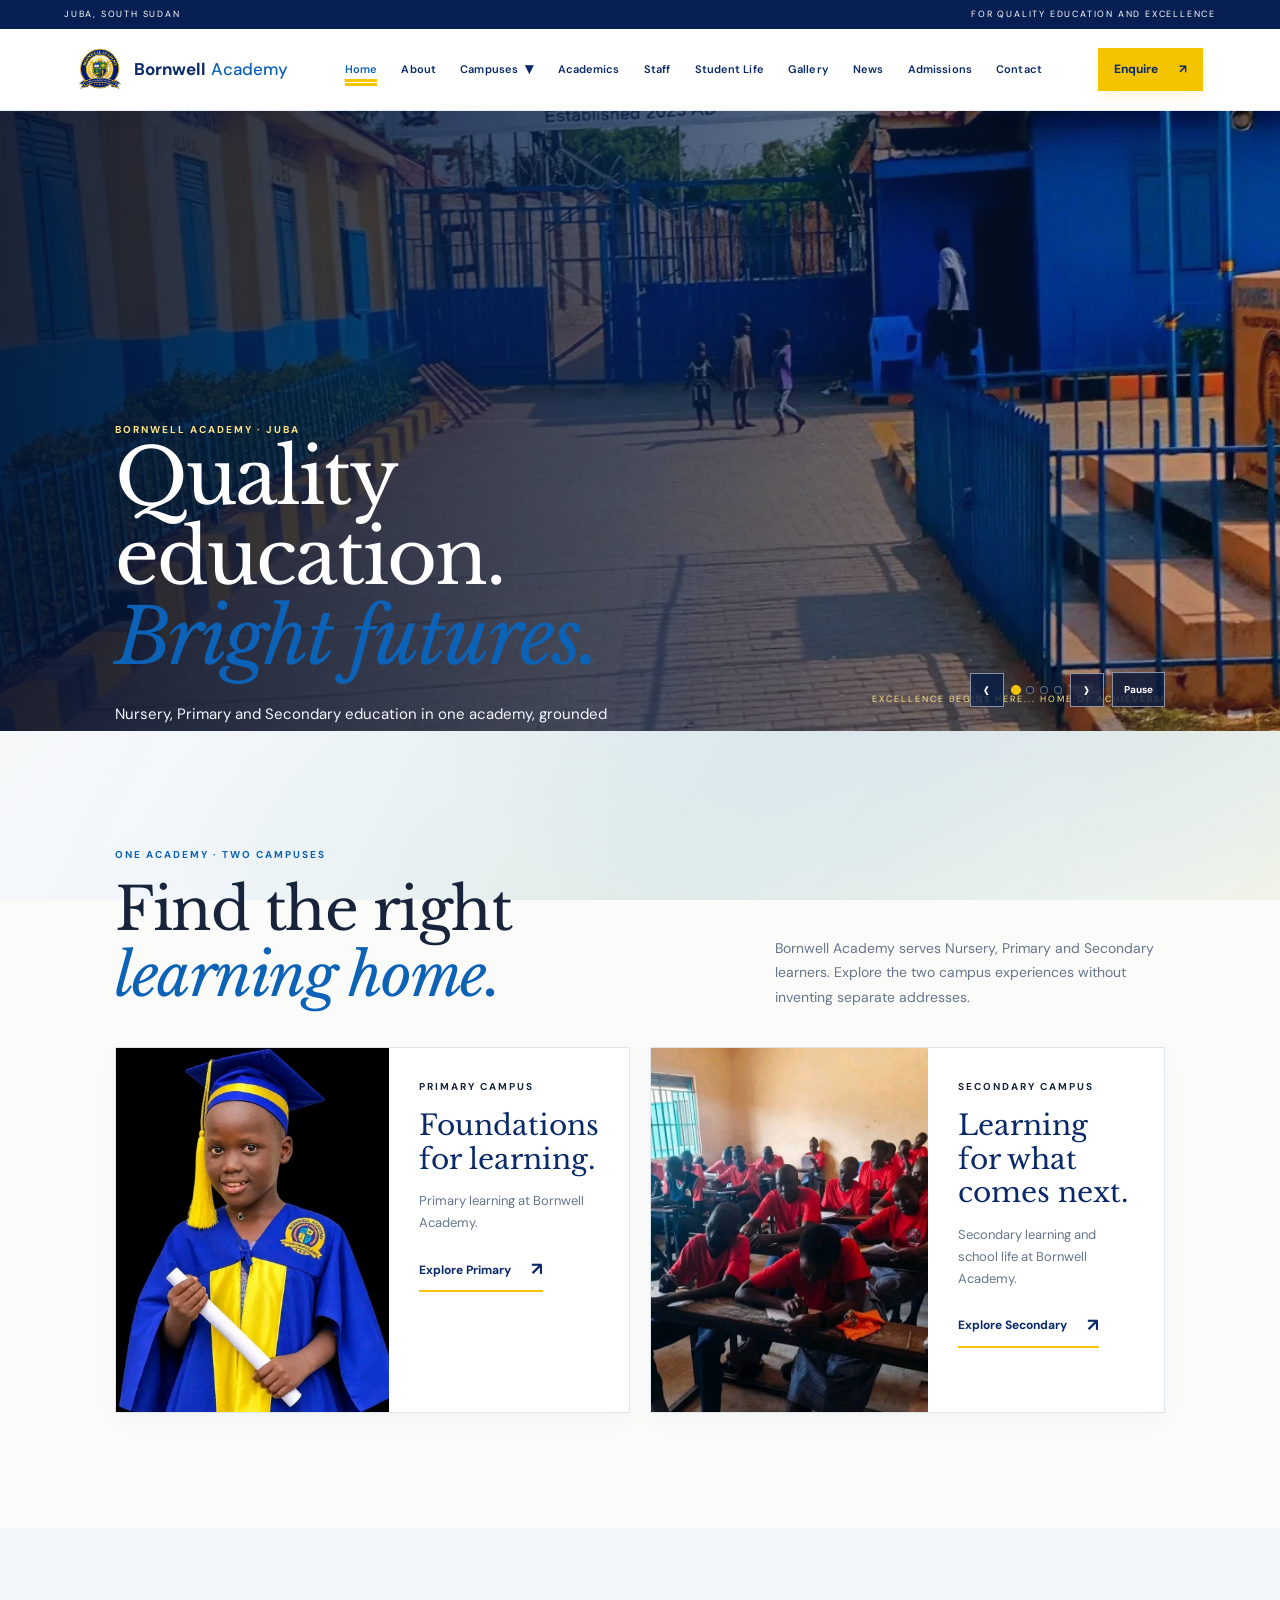
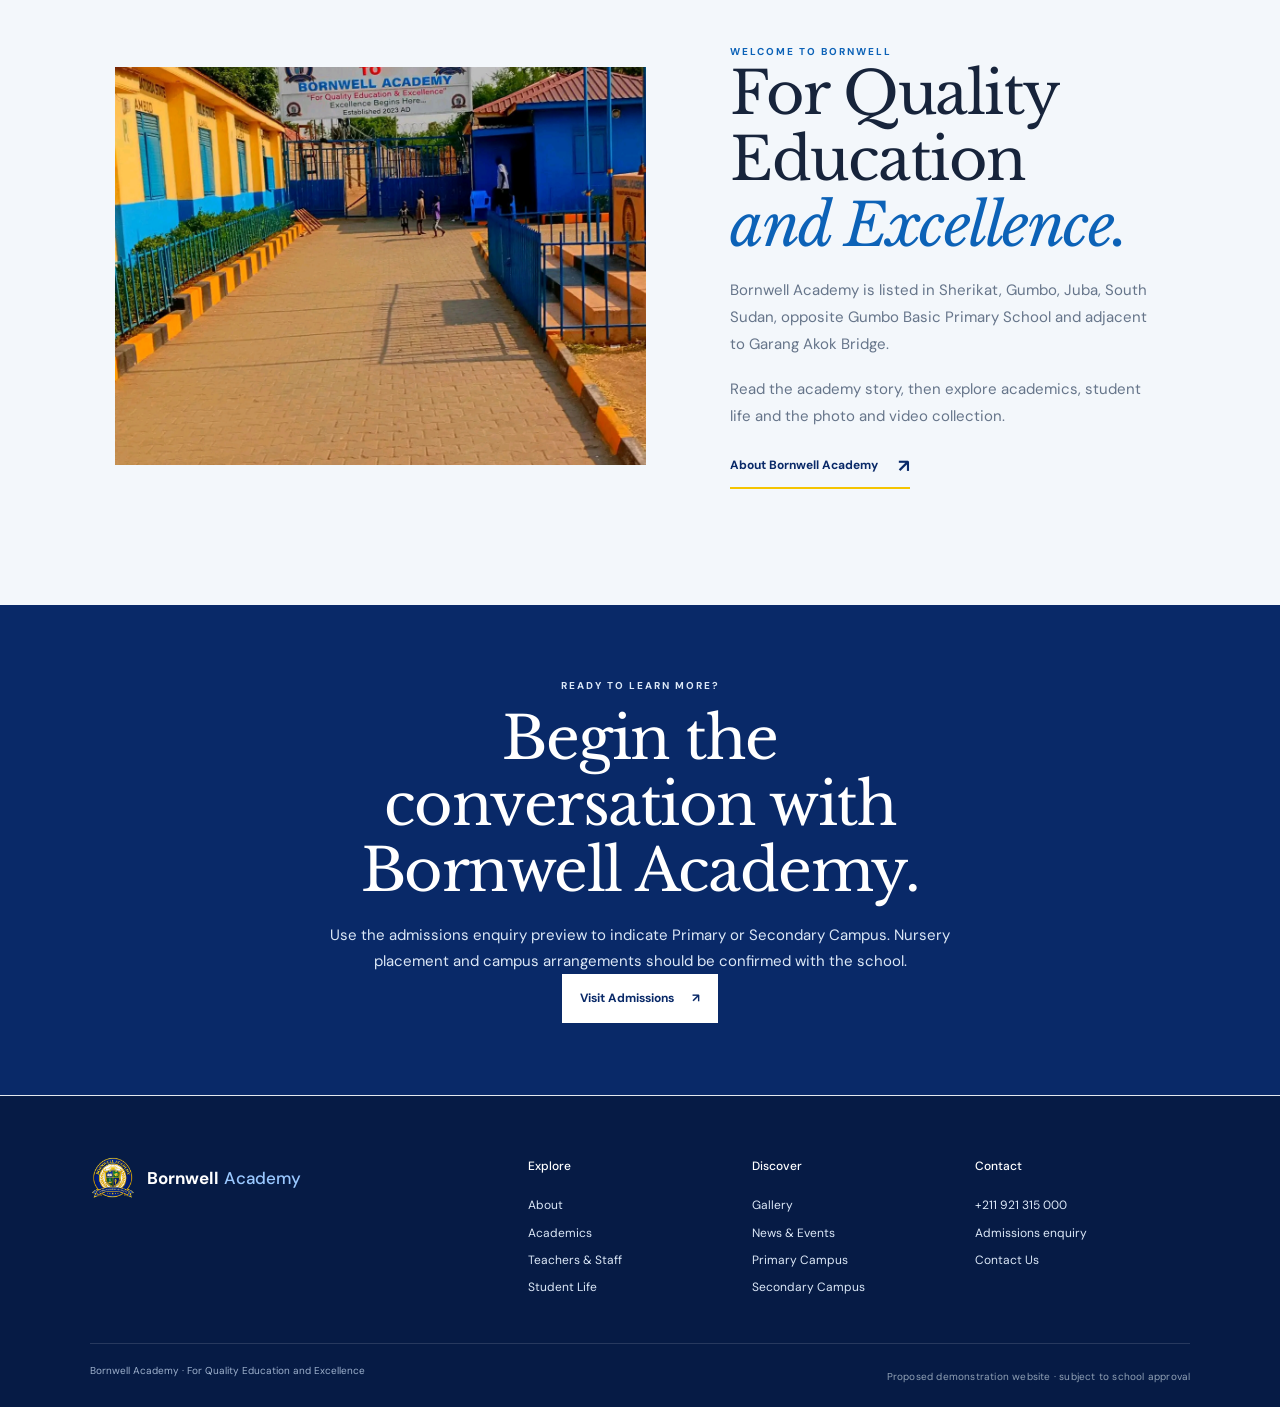
<file: index.html>
<!doctype html><html lang="en"><head><meta charset="utf-8"><meta name="viewport" content="width=device-width, initial-scale=1"><meta name="description" content="Bornwell Academy in Sherikat, Gumbo, Juba — Nursery, Primary and Secondary education."><title>Bornwell Academy | Home</title><link rel="stylesheet" href="styles.css"></head><body class="home-page"><a class="skip" href="#main">Skip to content</a><div class="topbar"><span>JUBA, SOUTH SUDAN</span><span>FOR QUALITY EDUCATION AND EXCELLENCE</span></div><header class="site-header" id="header"><a class="brand" href="index.html" aria-label="Bornwell Academy home"><img src="assets/Bornwell Academy LOGO.png" alt="Bornwell Academy crest"><span>Bornwell <b>Academy</b></span></a><nav id="nav" aria-label="Main navigation"><a href="index.html">Home</a><a href="about.html">About</a><a href="campus-primary.html">Campuses</a><a href="academics.html">Academics</a><a href="staff.html">Staff</a><a href="student-life.html">Student Life</a><a href="gallery.html">Gallery</a><a href="news.html">News</a><a href="admissions.html">Admissions</a><a href="contact.html">Contact</a></nav><a class="nav-cta" href="admissions.html">Enquire <span>↗</span></a><button class="menu-toggle" aria-label="Open menu" aria-expanded="false" aria-controls="nav"><span></span><span></span></button></header><main id="main"><section class="hero page-hero" style="--focal:60% 45%"><img src="assets/1794309063547.jpg" alt="Bornwell Academy campus road and school buildings" fetchpriority="high"><div class="hero-overlay"></div><div class="hero-content"><p class="kicker">BORNWELL ACADEMY · JUBA</p><h1>Quality education.<br><em>Bright futures.</em></h1><p>Nursery, Primary and Secondary education in one academy, grounded in community and focused on excellence.</p><div class="hero-actions"><a class="button light" href="campus-primary.html">Explore the campuses <span>↗</span></a><a class="text-link light-link" href="admissions.html">Start an enquiry <span>↗</span></a></div></div><div class="hero-note">EXCELLENCE BEGINS HERE... HOME OF ACHIEVERS!</div></section><section class="section"><div class="section-head"><div><p class="kicker blue">ONE ACADEMY · TWO CAMPUSES</p><h2>Find the right<br><em>learning home.</em></h2></div><p class="section-lead">Bornwell Academy serves Nursery, Primary and Secondary learners. Explore the two campus experiences without inventing separate addresses.</p></div><div class="campus-cards"><a class="campus-card" href="campus-primary.html"><img src="assets/1794308675406.jpg" alt="Primary pupils in yellow uniforms learning together" loading="lazy"><div><p class="kicker">PRIMARY CAMPUS</p><h3>Foundations for learning.</h3><p>Primary learning represented through supplied yellow-uniform pupil photographs.</p><span class="text-link">Explore Primary <span>↗</span></span></div></a><a class="campus-card" href="campus-secondary.html"><img src="assets/1794309198162.jpg" alt="Secondary students completing classroom work" loading="lazy"><div><p class="kicker">SECONDARY CAMPUS</p><h3>Learning for what comes next.</h3><p>Secondary learning and school life represented through supplied classroom photographs.</p><span class="text-link">Explore Secondary <span>↗</span></span></div></a></div></section><section class="section alt"><div class="content-grid"><img src="assets/1794309063547.jpg" alt="Bornwell Academy campus setting" loading="lazy"><div class="content-copy"><p class="kicker blue">WELCOME TO BORNWELL</p><h2>For Quality Education<br><em>and Excellence.</em></h2><p>Bornwell Academy is listed in Sherikat, Gumbo, Juba, South Sudan, opposite Gumbo Basic Primary School and adjacent to Garang Akok Bridge.</p><p>Read the academy story, then explore academics, student life and the supplied photo and video collection.</p><a class="text-link" href="about.html">About Bornwell Academy <span>↗</span></a></div></div></section><section class="page-footer-cta"><p class="kicker">READY TO LEARN MORE?</p><h2>Begin the conversation with Bornwell Academy.</h2><p>Use the admissions enquiry preview to indicate Primary or Secondary Campus. Nursery placement and campus arrangements should be confirmed with the school.</p><a class="button light" href="admissions.html">Visit Admissions <span>↗</span></a></section></main><footer><div class="footer-top"><a class="brand footer-brand" href="index.html"><img src="assets/Bornwell Academy LOGO.png" alt="Bornwell Academy crest"><span>Bornwell <b>Academy</b></span></a><div><h3>Explore</h3><a href="about.html">About</a><a href="academics.html">Academics</a><a href="staff.html">Teachers &amp; Staff</a><a href="student-life.html">Student Life</a></div><div><h3>Discover</h3><a href="gallery.html">Gallery</a><a href="news.html">News &amp; Events</a><a href="campus-primary.html">Primary Campus</a><a href="campus-secondary.html">Secondary Campus</a></div><div><h3>Contact</h3><p>+211 921 315 000</p><a href="admissions.html">Admissions enquiry</a><a href="contact.html">Contact Us</a></div></div><div class="footer-bottom"><span>Bornwell Academy · For Quality Education and Excellence</span><span>Local preview — not deployed</span></div></footer><dialog id="dialog" aria-labelledby="dialog-title"><button class="dialog-close" aria-label="Close dialog">×</button><div id="dialog-content"></div></dialog><script src="app.js"></script></body></html>
</file>
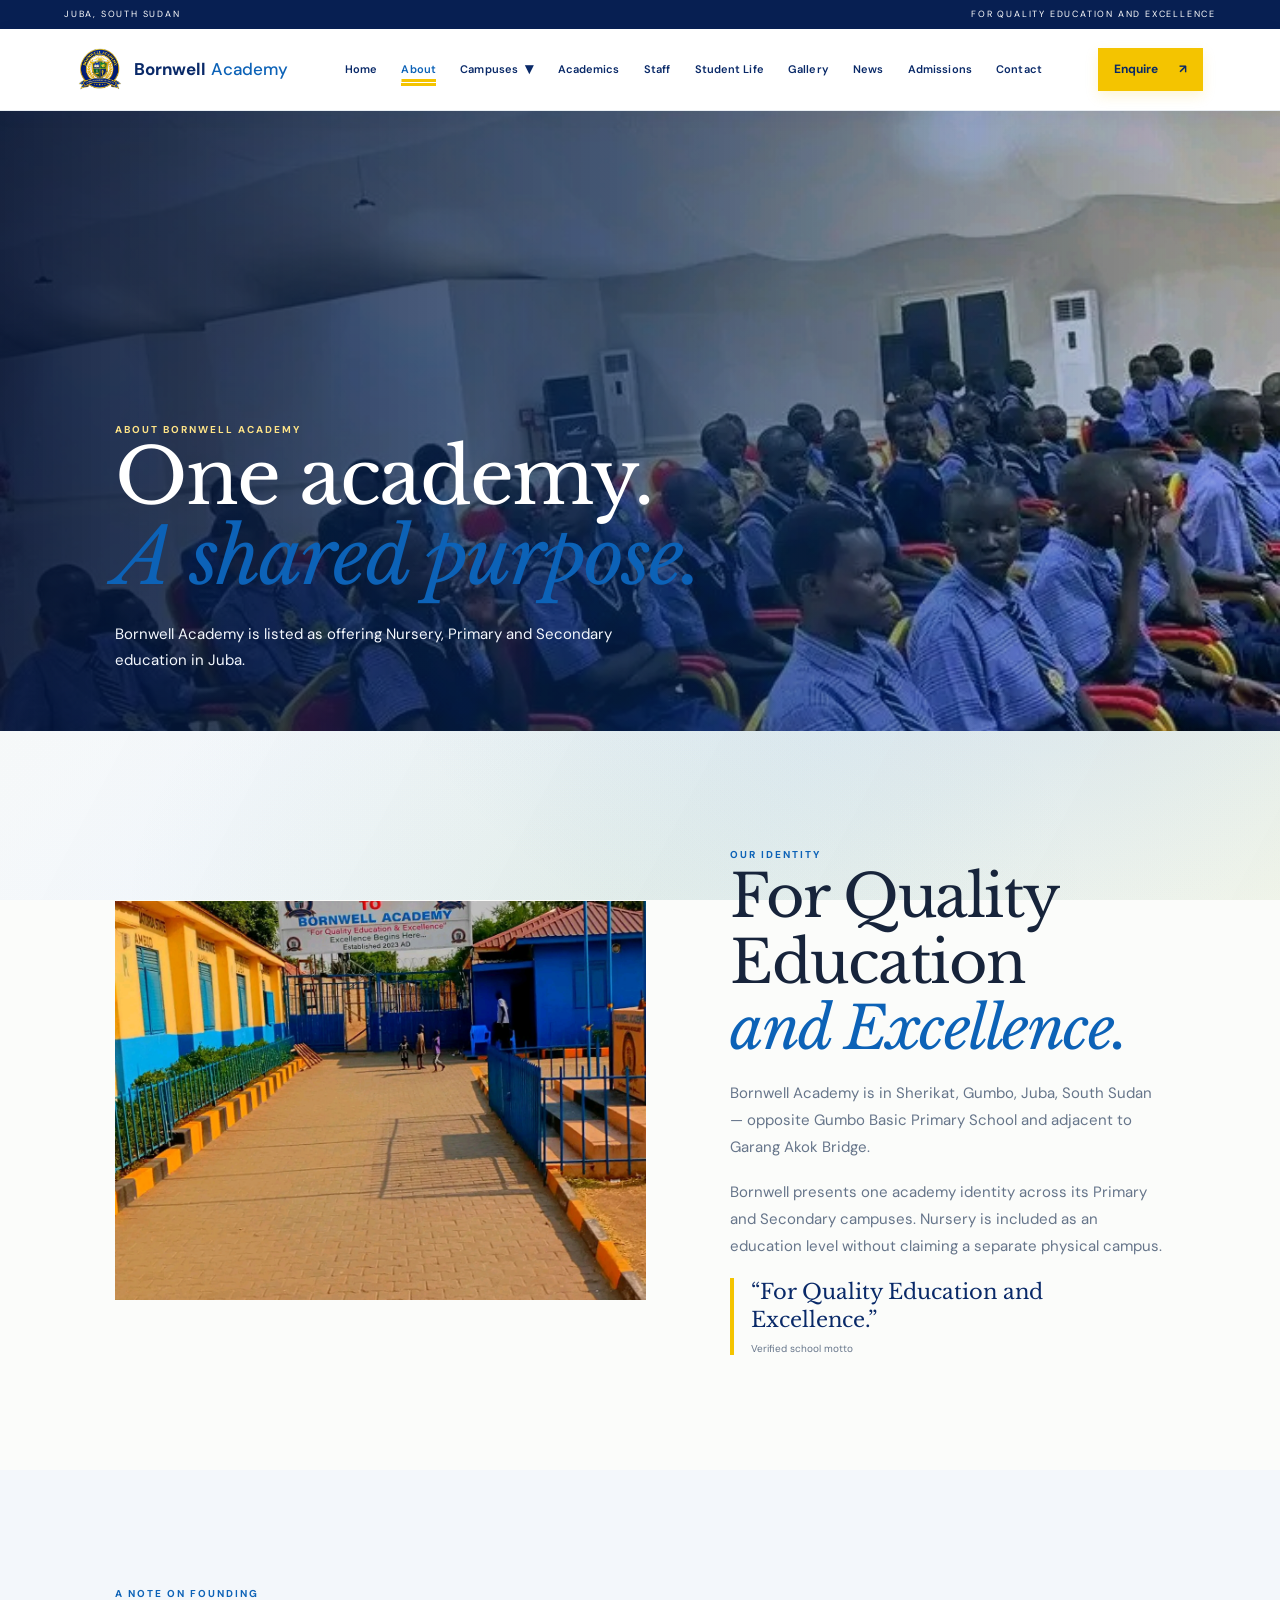
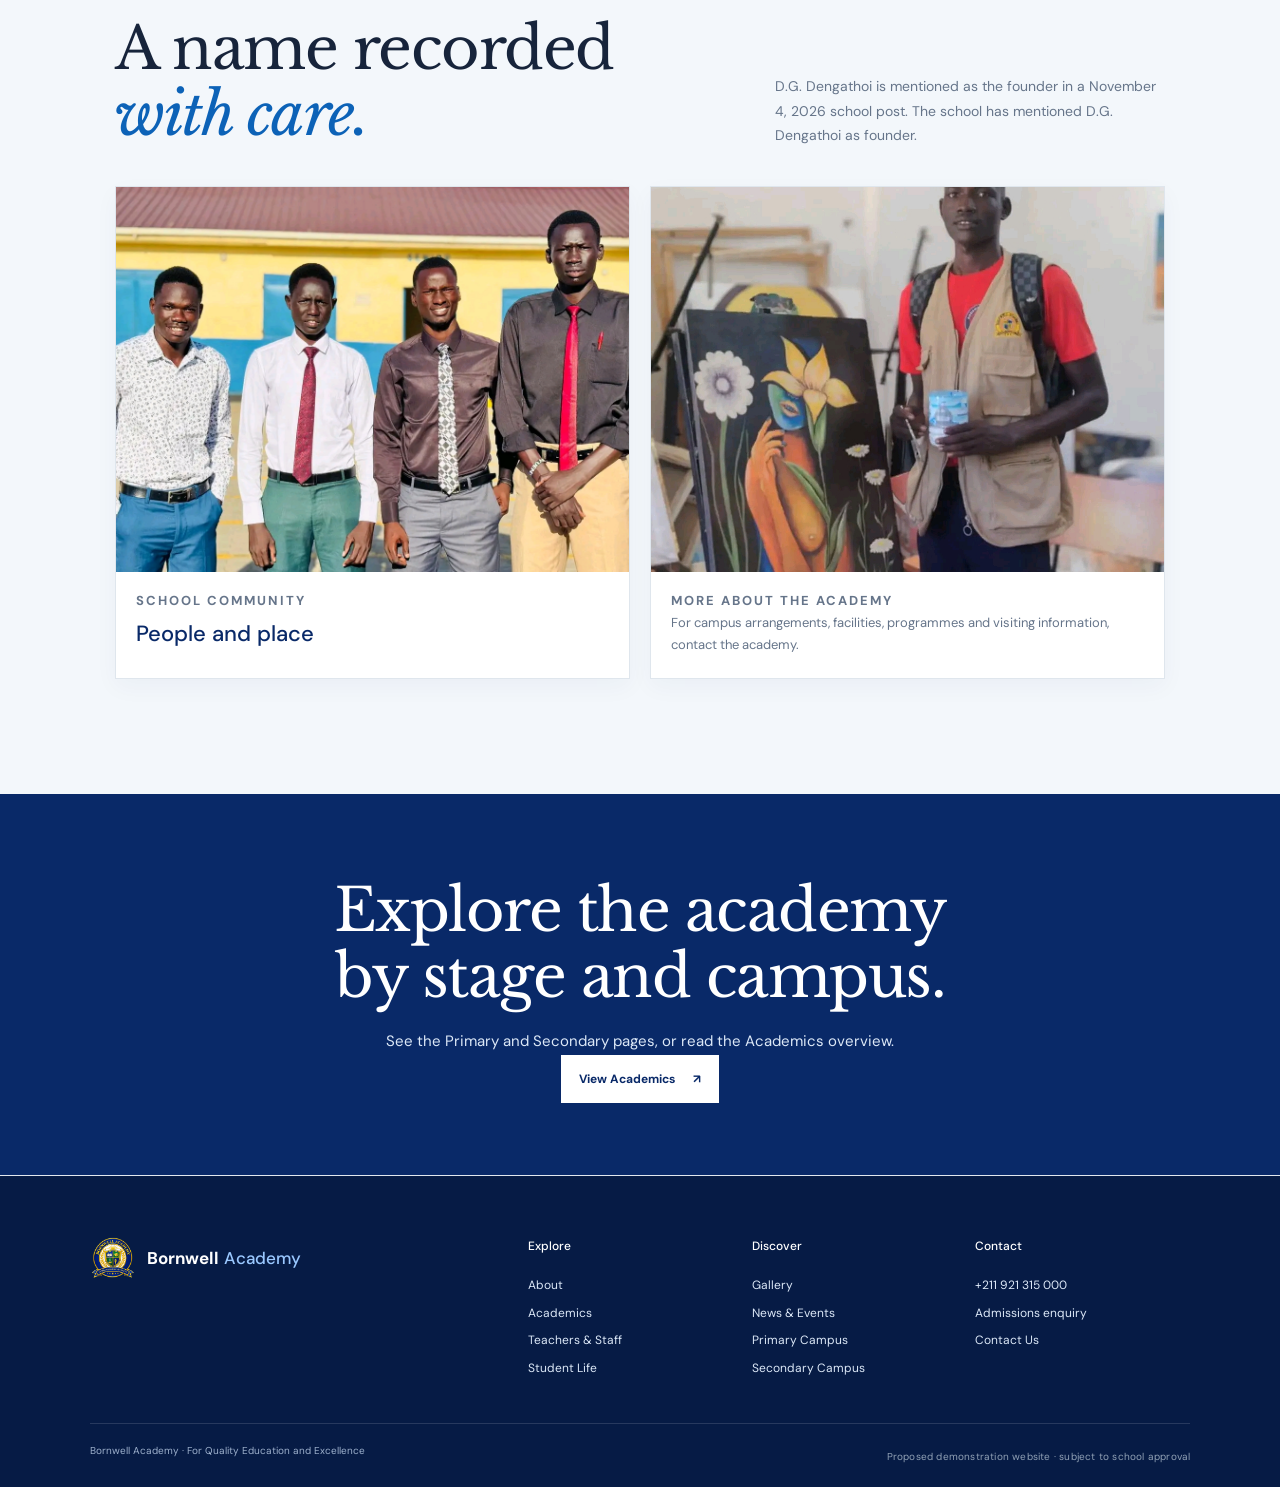
<file: about.html>
<!doctype html><html lang="en"><head><meta charset="utf-8"><meta name="viewport" content="width=device-width, initial-scale=1"><meta name="description" content="About Bornwell Academy in Sherikat, Gumbo, Juba."><title>About Us | Bornwell Academy</title><link rel="stylesheet" href="styles.css"></head><body><a class="skip" href="#main">Skip to content</a><div class="topbar"><span>JUBA, SOUTH SUDAN</span><span>FOR QUALITY EDUCATION AND EXCELLENCE</span></div><header class="site-header" id="header"><a class="brand" href="index.html" aria-label="Bornwell Academy home"><img src="assets/Bornwell Academy LOGO.png" alt="Bornwell Academy crest"><span>Bornwell <b>Academy</b></span></a><nav id="nav" aria-label="Main navigation"><a href="index.html">Home</a><a href="about.html">About</a><a href="campus-primary.html">Campuses</a><a href="academics.html">Academics</a><a href="staff.html">Staff</a><a href="student-life.html">Student Life</a><a href="gallery.html">Gallery</a><a href="news.html">News</a><a href="admissions.html">Admissions</a><a href="contact.html">Contact</a></nav><a class="nav-cta" href="admissions.html">Enquire <span>↗</span></a><button class="menu-toggle" aria-label="Open menu" aria-expanded="false" aria-controls="nav"><span></span><span></span></button></header><main id="main"><section class="hero page-hero" style="--focal:53% 45%"><img src="assets/1794309011584.jpg" alt="Bornwell Academy school community outdoors" fetchpriority="high"><div class="hero-overlay"></div><div class="hero-content"><p class="kicker">ABOUT BORNWELL ACADEMY</p><h1>One academy.<br><em>A shared purpose.</em></h1><p>Bornwell Academy is listed as offering Nursery, Primary and Secondary education in Juba.</p></div></section><section class="section"><div class="content-grid"><img src="assets/1794309063547.jpg" alt="Bornwell Academy campus road and school buildings" loading="lazy"><div class="content-copy"><p class="kicker blue">OUR IDENTITY</p><h2>For Quality Education<br><em>and Excellence.</em></h2><p>The supplied listing places Bornwell Academy in Sherikat, Gumbo, Juba, South Sudan — opposite Gumbo Basic Primary School and adjacent to Garang Akok Bridge.</p><p>Bornwell presents one academy identity across its Primary and Secondary campuses. Nursery is included as an education level without claiming a separate physical campus.</p><p class="motto-callout">“For Quality Education and Excellence.”<small>Verified school motto</small></p></div></div></section><section class="section alt"><div class="section-head"><div><p class="kicker blue">A NOTE ON FOUNDING</p><h2>A name recorded<br><em>with care.</em></h2></div><p class="section-lead">D.G. Dengathoi is mentioned as the founder in a November 4, 2026 school post. Full identity, title, biography and dates require confirmation.</p></div><div class="page-card-grid two"><article class="page-card"><img src="assets/1794308840781.jpg" alt="Bornwell Academy staff group outside a school building" loading="lazy"><div><p class="kicker">SCHOOL COMMUNITY</p><h3>People and place</h3><p>Supplied photographs show staff, learners, classrooms and school activities without identifying individuals by name.</p></div></article><article class="page-card"><img src="assets/1794308740331.jpg" alt="Bornwell Academy students seated together in a hall" loading="lazy"><div><p class="kicker">OPEN QUESTIONS</p><h3>What still needs confirmation</h3><p>Campus-specific arrangements, facilities, programmes, staffing details and visiting information should be confirmed with the academy.</p></div></article></div></section><section class="page-footer-cta"><h2>Explore the academy by stage and campus.</h2><p>See the Primary and Secondary pages, or read the Academics overview.</p><a class="button light" href="academics.html">View Academics <span>↗</span></a></section></main><footer><div class="footer-top"><a class="brand footer-brand" href="index.html"><img src="assets/Bornwell Academy LOGO.png" alt="Bornwell Academy crest"><span>Bornwell <b>Academy</b></span></a><div><h3>Explore</h3><a href="about.html">About</a><a href="academics.html">Academics</a><a href="staff.html">Teachers &amp; Staff</a><a href="student-life.html">Student Life</a></div><div><h3>Discover</h3><a href="gallery.html">Gallery</a><a href="news.html">News &amp; Events</a><a href="campus-primary.html">Primary Campus</a><a href="campus-secondary.html">Secondary Campus</a></div><div><h3>Contact</h3><p>+211 921 315 000</p><a href="admissions.html">Admissions enquiry</a><a href="contact.html">Contact Us</a></div></div><div class="footer-bottom"><span>Bornwell Academy · For Quality Education and Excellence</span><span>Local preview — not deployed</span></div></footer><script src="app.js"></script></body></html>
</file>
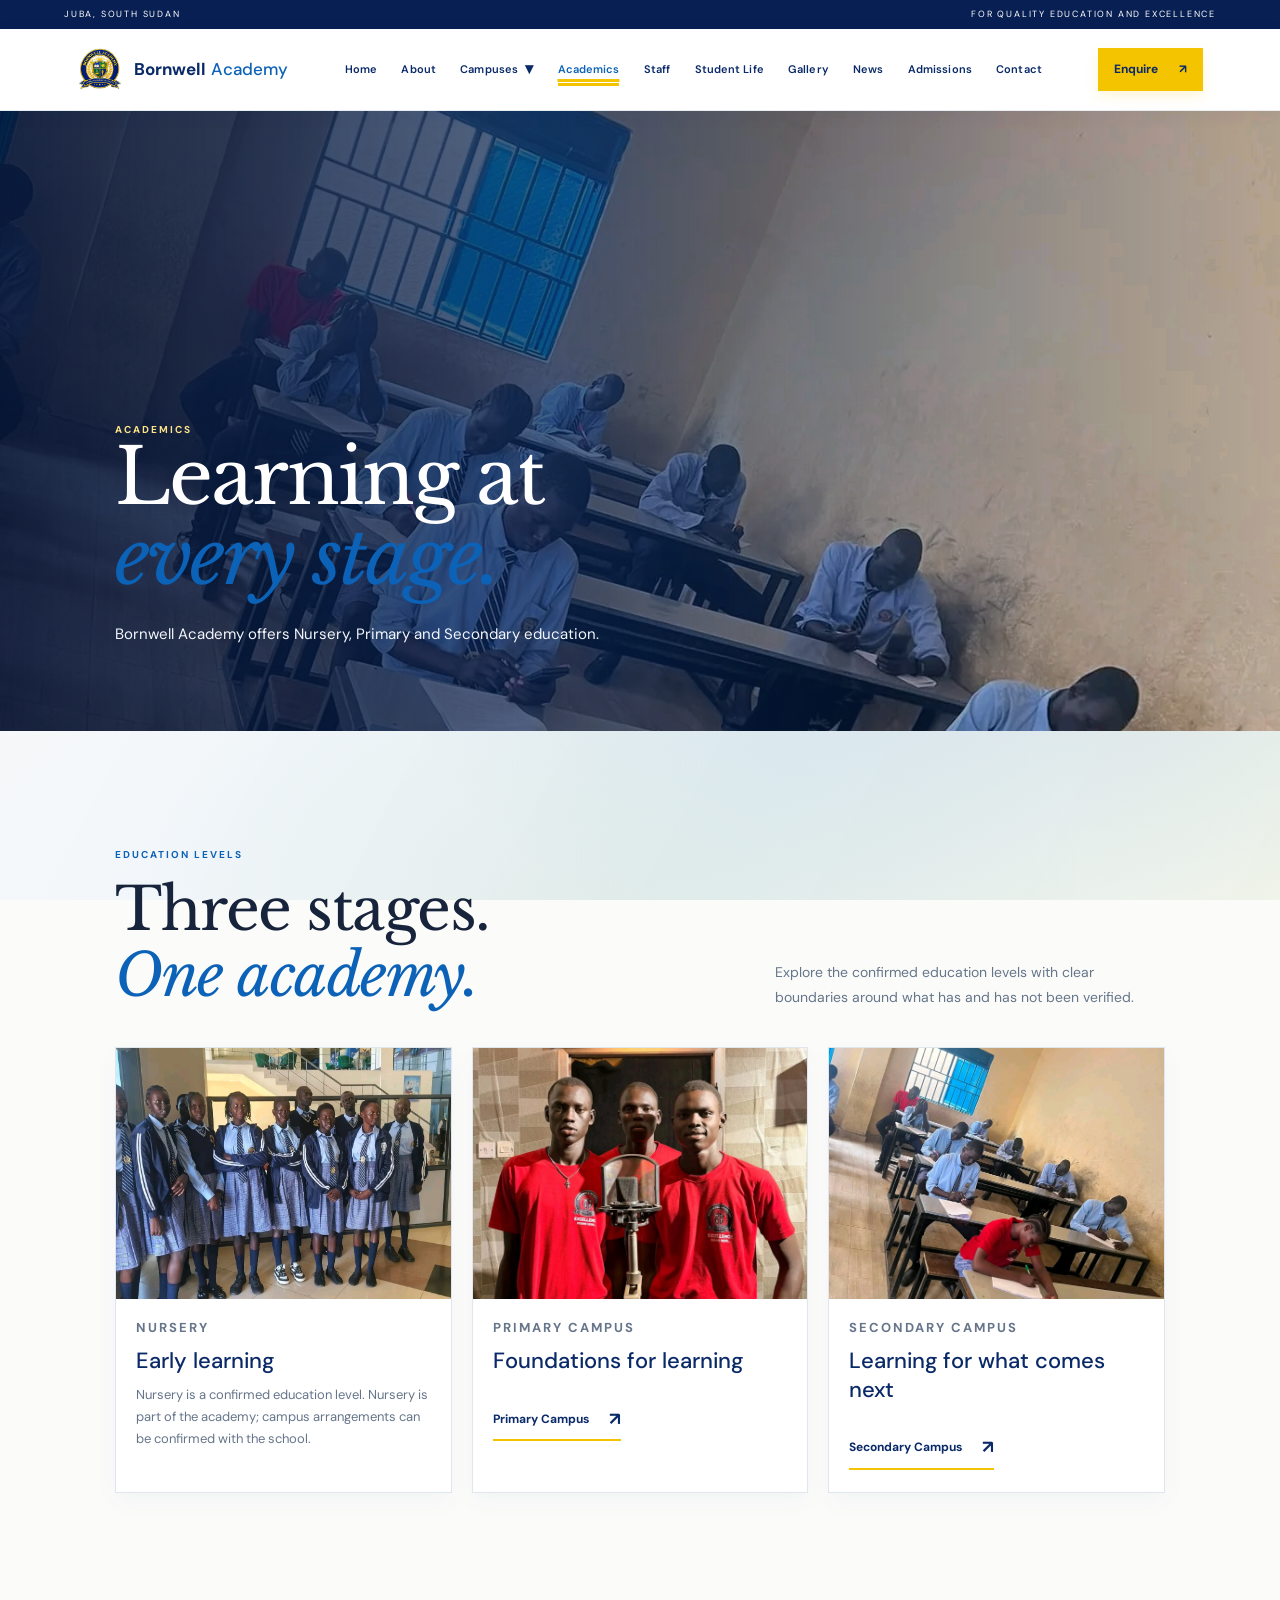
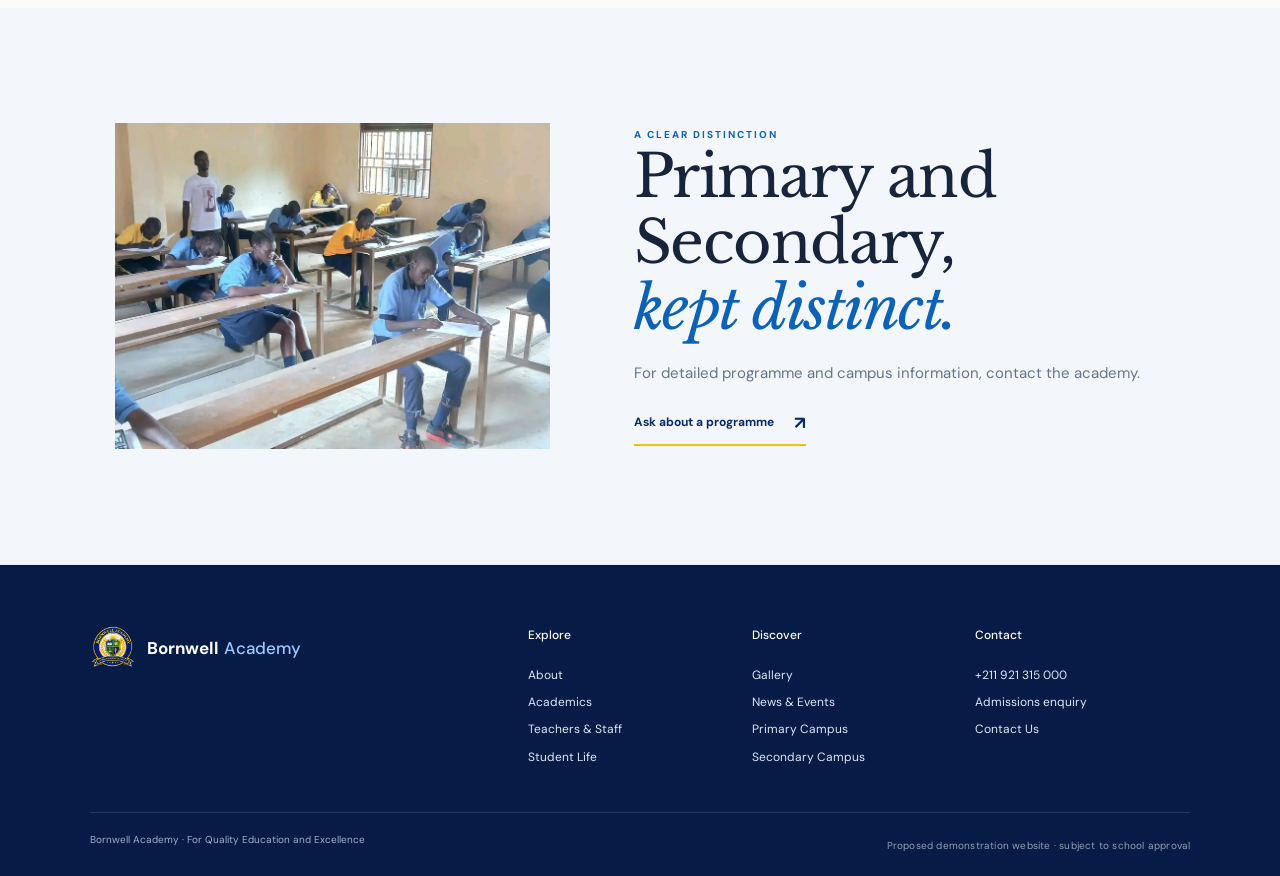
<file: academics.html>
<!doctype html><html lang="en"><head><meta charset="utf-8"><meta name="viewport" content="width=device-width, initial-scale=1"><meta name="description" content="Bornwell Academy academics: Nursery, Primary and Secondary education."><title>Academics | Bornwell Academy</title><link rel="stylesheet" href="styles.css"></head><body><a class="skip" href="#main">Skip to content</a><div class="topbar"><span>JUBA, SOUTH SUDAN</span><span>FOR QUALITY EDUCATION AND EXCELLENCE</span></div><header class="site-header" id="header"><a class="brand" href="index.html" aria-label="Bornwell Academy home"><img src="assets/Bornwell Academy LOGO.png" alt="Bornwell Academy crest"><span>Bornwell <b>Academy</b></span></a><nav id="nav" aria-label="Main navigation"><a href="index.html">Home</a><a href="about.html">About</a><a href="campus-primary.html">Campuses</a><a href="academics.html">Academics</a><a href="staff.html">Staff</a><a href="student-life.html">Student Life</a><a href="gallery.html">Gallery</a><a href="news.html">News</a><a href="admissions.html">Admissions</a><a href="contact.html">Contact</a></nav><a class="nav-cta" href="admissions.html">Enquire <span>↗</span></a><button class="menu-toggle" aria-label="Open menu" aria-expanded="false" aria-controls="nav"><span></span><span></span></button></header><main id="main"><section class="hero page-hero" style="--focal:50% 40%"><img src="assets/1794309198162.jpg" alt="Secondary students completing classroom work" fetchpriority="high"><div class="hero-overlay"></div><div class="hero-content"><p class="kicker">ACADEMICS</p><h1>Learning at<br><em>every stage.</em></h1><p>The supplied listing confirms Nursery, Primary and Secondary education. Specific curricula, grade ranges, subjects and examinations are not stated.</p></div></section><section class="section"><div class="section-head"><div><p class="kicker blue">EDUCATION LEVELS</p><h2>Three stages.<br><em>One academy.</em></h2></div><p class="section-lead">Explore the confirmed education levels with clear boundaries around what has and has not been verified.</p></div><div class="page-card-grid"><article class="page-card"><img src="assets/1794308505480.jpg" alt="Younger Bornwell Academy pupils gathered in a school setting" loading="lazy"><div><p class="kicker">NURSERY</p><h3>Early learning</h3><p>Nursery is a confirmed education level. The supplied information does not allocate it to a separate physical campus.</p></div></article><article class="page-card"><img src="assets/1794308581531.jpg" alt="Primary pupil writing in class" loading="lazy"><div><p class="kicker">PRIMARY CAMPUS</p><h3>Foundations for learning</h3><p>Supplied photographs show primary pupils learning and writing together. Further programme details require confirmation.</p><a class="text-link" href="campus-primary.html">Primary Campus <span>↗</span></a></div></article><article class="page-card"><img src="assets/1794309193663.jpg" alt="Secondary students studying in a classroom" loading="lazy"><div><p class="kicker">SECONDARY CAMPUS</p><h3>Learning for what comes next</h3><p>Supplied photographs show secondary classroom study. Subjects and examinations are not claimed here.</p><a class="text-link" href="campus-secondary.html">Secondary Campus <span>↗</span></a></div></article></div></section><section class="section alt"><div class="content-grid reverse"><img src="assets/1794308324484.jpg" alt="Secondary students working together in a classroom" loading="lazy"><div class="content-copy"><p class="kicker blue">A CLEAR DISTINCTION</p><h2>Primary and Secondary,<br><em>kept distinct.</em></h2><p>Primary pupil images are used in Primary-related content, while secondary classroom images are used in Secondary-related content where the visual context is reliable.</p><p>Staff campus affiliations, class structures and curriculum details remain unassigned until the school confirms them.</p><a class="text-link" href="admissions.html">Ask about a programme <span>↗</span></a></div></div></section></main><footer><div class="footer-top"><a class="brand footer-brand" href="index.html"><img src="assets/Bornwell Academy LOGO.png" alt="Bornwell Academy crest"><span>Bornwell <b>Academy</b></span></a><div><h3>Explore</h3><a href="about.html">About</a><a href="academics.html">Academics</a><a href="staff.html">Teachers &amp; Staff</a><a href="student-life.html">Student Life</a></div><div><h3>Discover</h3><a href="gallery.html">Gallery</a><a href="news.html">News &amp; Events</a><a href="campus-primary.html">Primary Campus</a><a href="campus-secondary.html">Secondary Campus</a></div><div><h3>Contact</h3><p>+211 921 315 000</p><a href="admissions.html">Admissions enquiry</a><a href="contact.html">Contact Us</a></div></div><div class="footer-bottom"><span>Bornwell Academy · For Quality Education and Excellence</span><span>Local preview — not deployed</span></div></footer><script src="app.js"></script></body></html>
</file>
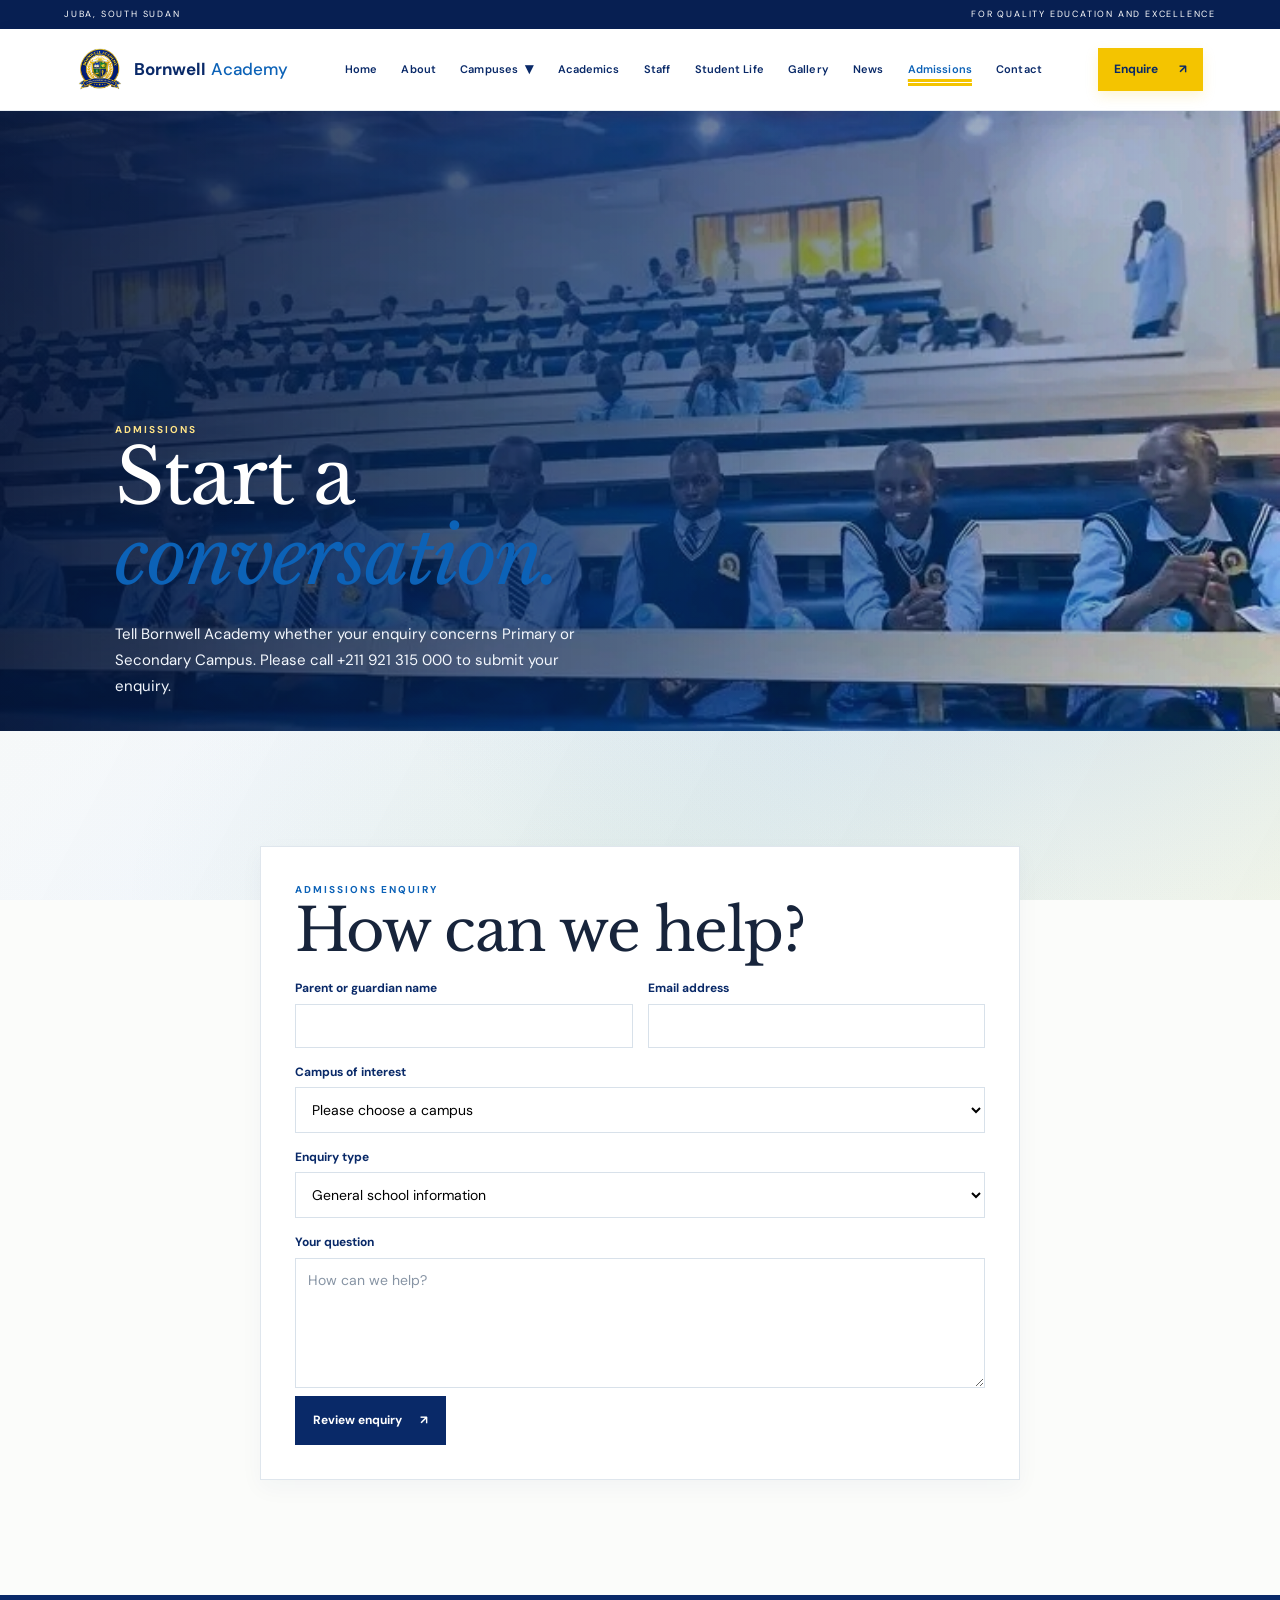
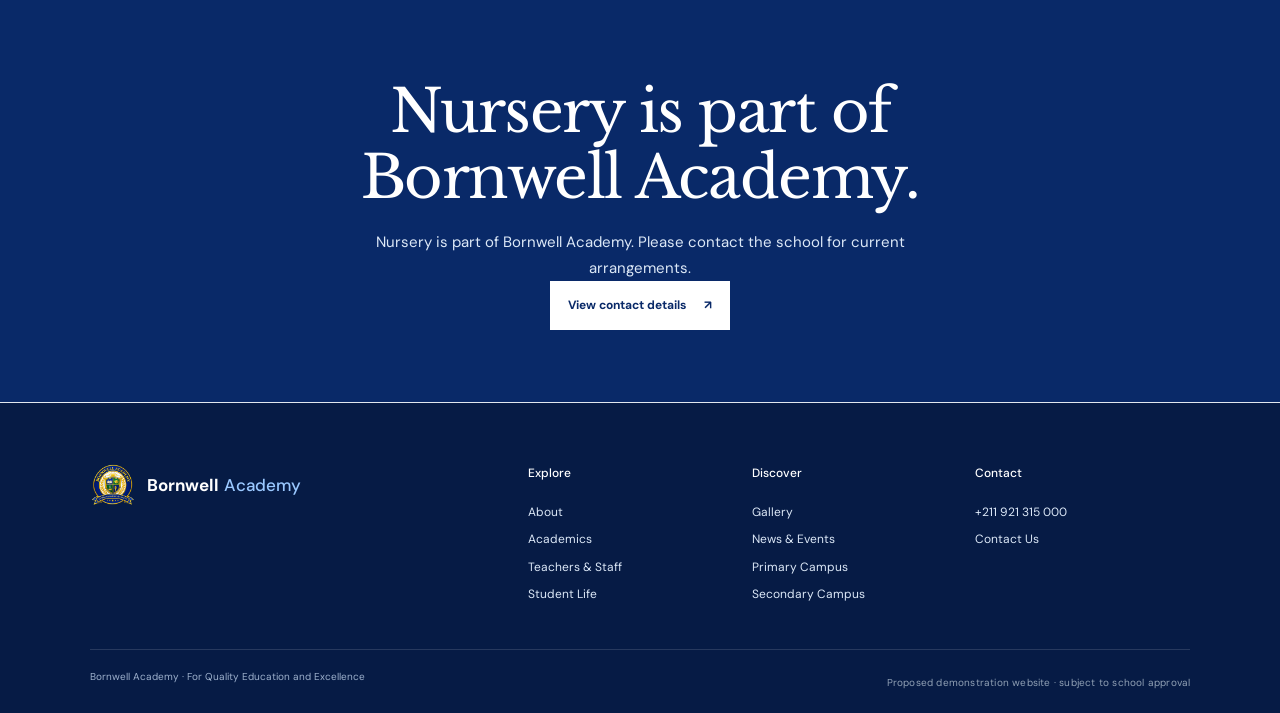
<file: admissions.html>
<!doctype html><html lang="en"><head><meta charset="utf-8"><meta name="viewport" content="width=device-width, initial-scale=1"><meta name="description" content="Admissions enquiry for Bornwell Academy Primary and Secondary campuses."><title>Admissions | Bornwell Academy</title><link rel="stylesheet" href="styles.css"></head><body><a class="skip" href="#main">Skip to content</a><div class="topbar"><span>JUBA, SOUTH SUDAN</span><span>FOR QUALITY EDUCATION AND EXCELLENCE</span></div><header class="site-header" id="header"><a class="brand" href="index.html" aria-label="Bornwell Academy home"><img src="assets/Bornwell Academy LOGO.png" alt="Bornwell Academy crest"><span>Bornwell <b>Academy</b></span></a><nav id="nav" aria-label="Main navigation"><a href="index.html">Home</a><a href="about.html">About</a><a href="campus-primary.html">Campuses</a><a href="academics.html">Academics</a><a href="staff.html">Staff</a><a href="student-life.html">Student Life</a><a href="gallery.html">Gallery</a><a href="news.html">News</a><a href="admissions.html">Admissions</a><a href="contact.html">Contact</a></nav><a class="nav-cta" href="admissions.html">Enquire <span>↗</span></a><button class="menu-toggle" aria-label="Open menu" aria-expanded="false" aria-controls="nav"><span></span><span></span></button></header><main id="main"><section class="hero page-hero" style="--focal:55% 40%"><img src="assets/1794308675406.jpg" alt="Primary pupils learning together at Bornwell Academy" fetchpriority="high"><div class="hero-overlay"></div><div class="hero-content"><p class="kicker">ADMISSIONS</p><h1>Start a<br><em>conversation.</em></h1><p>Tell Bornwell Academy whether your enquiry concerns Primary or Secondary Campus. This local preview does not send or store details.</p></div></section><section class="section"><form class="form-page admissions-form" aria-label="Admissions enquiry form"><p class="kicker blue">ENQUIRY PREVIEW</p><h2>How can we help?</h2><div class="form-grid"><div><label for="parent">Parent or guardian name</label><input id="parent" name="parent" required maxlength="100"></div><div><label for="email">Email address</label><input id="email" name="email" type="email" required></div></div><label for="campus">Campus of interest</label><select id="campus" name="campus" required><option value="">Please choose a campus</option><option>Primary Campus</option><option>Secondary Campus</option></select><label for="interest">Enquiry type</label><select id="interest" name="interest"><option>General school information</option><option>Admission requirements</option><option>A future school visit</option></select><label for="message">Your question</label><textarea id="message" name="message" placeholder="Write a sample question"></textarea><button class="button blue-button" type="submit">Preview enquiry <span>↗</span></button><div data-form-result aria-live="polite"></div></form></section><section class="page-footer-cta"><h2>Nursery is part of Bornwell Academy.</h2><p>The supplied information confirms Nursery education but does not establish a separate physical Nursery campus. Please confirm arrangements directly with the school.</p><a class="button light" href="contact.html">View contact details <span>↗</span></a></section></main><footer><div class="footer-top"><a class="brand footer-brand" href="index.html"><img src="assets/Bornwell Academy LOGO.png" alt="Bornwell Academy crest"><span>Bornwell <b>Academy</b></span></a><div><h3>Explore</h3><a href="about.html">About</a><a href="academics.html">Academics</a><a href="staff.html">Teachers &amp; Staff</a><a href="student-life.html">Student Life</a></div><div><h3>Discover</h3><a href="gallery.html">Gallery</a><a href="news.html">News &amp; Events</a><a href="campus-primary.html">Primary Campus</a><a href="campus-secondary.html">Secondary Campus</a></div><div><h3>Contact</h3><p>+211 921 315 000</p><a href="contact.html">Contact Us</a></div></div><div class="footer-bottom"><span>Bornwell Academy · For Quality Education and Excellence</span><span>Local preview — not deployed</span></div></footer><script src="app.js"></script></body></html>
</file>
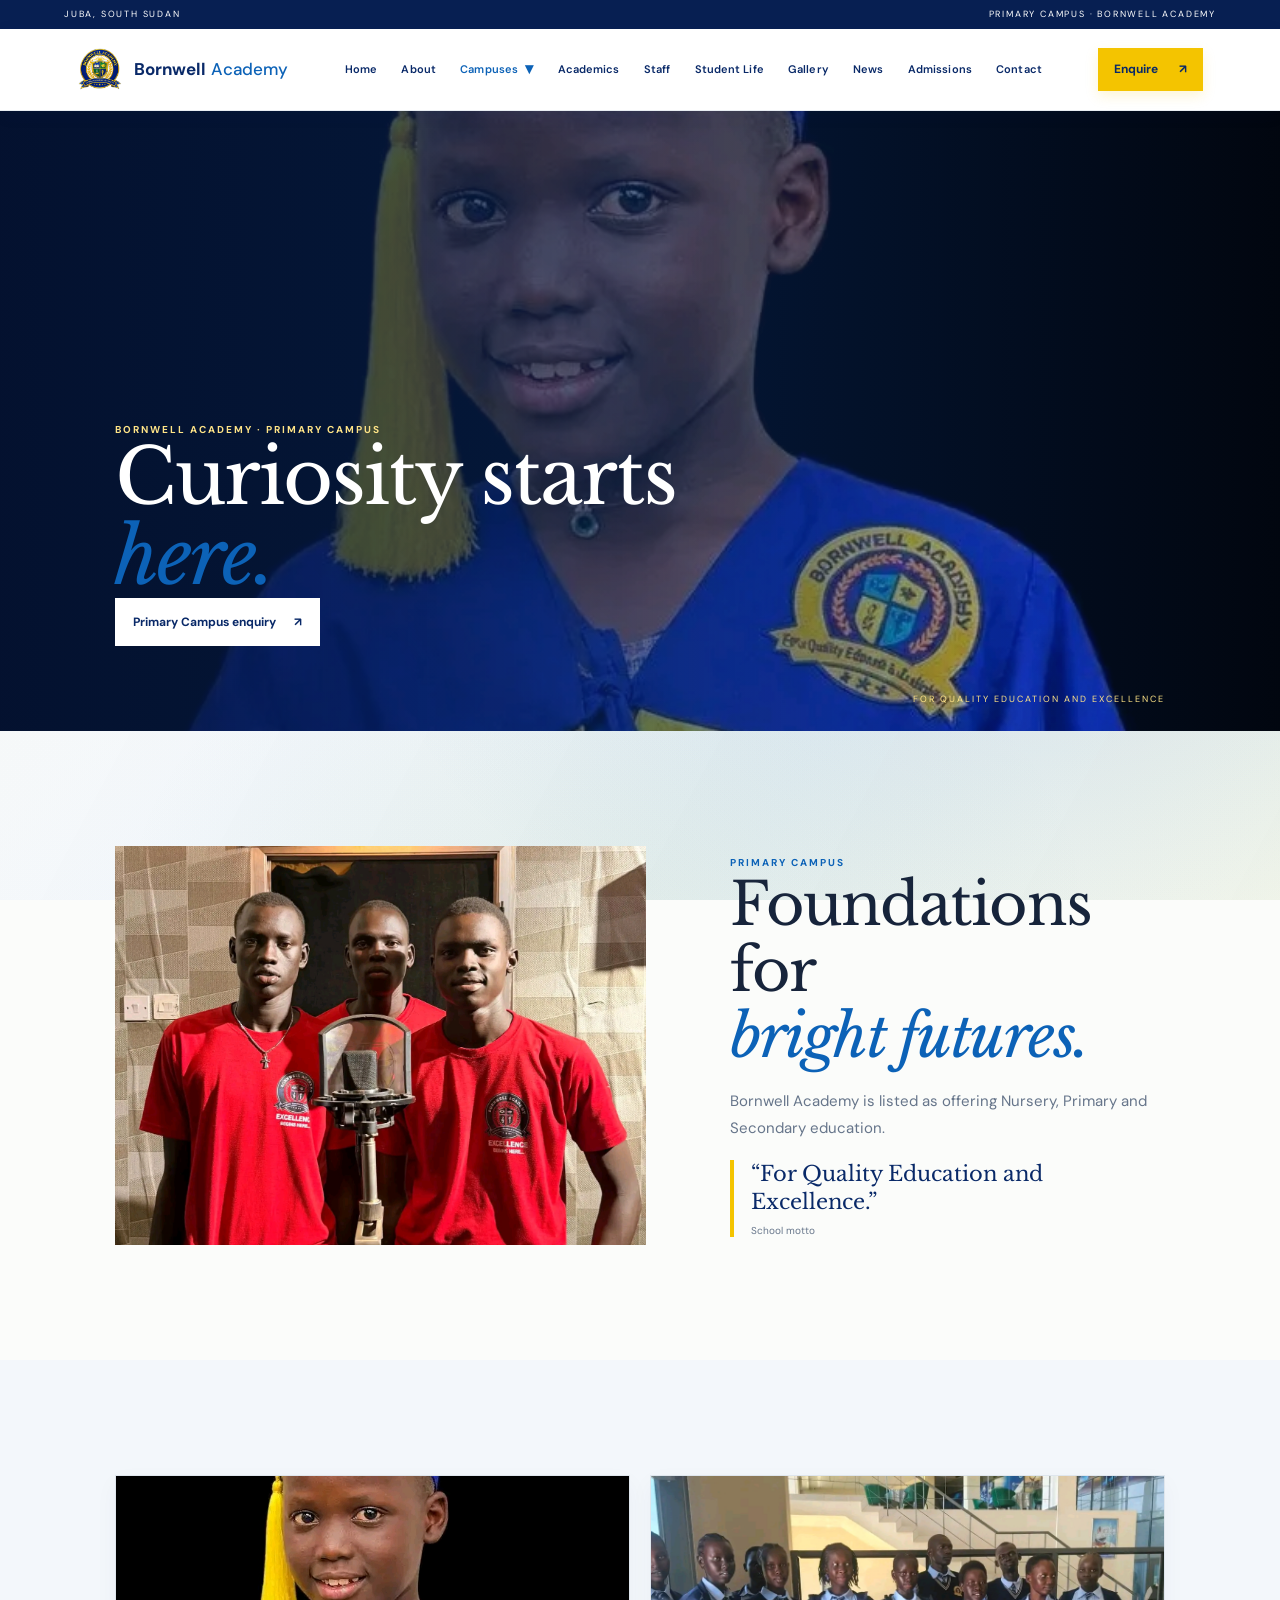
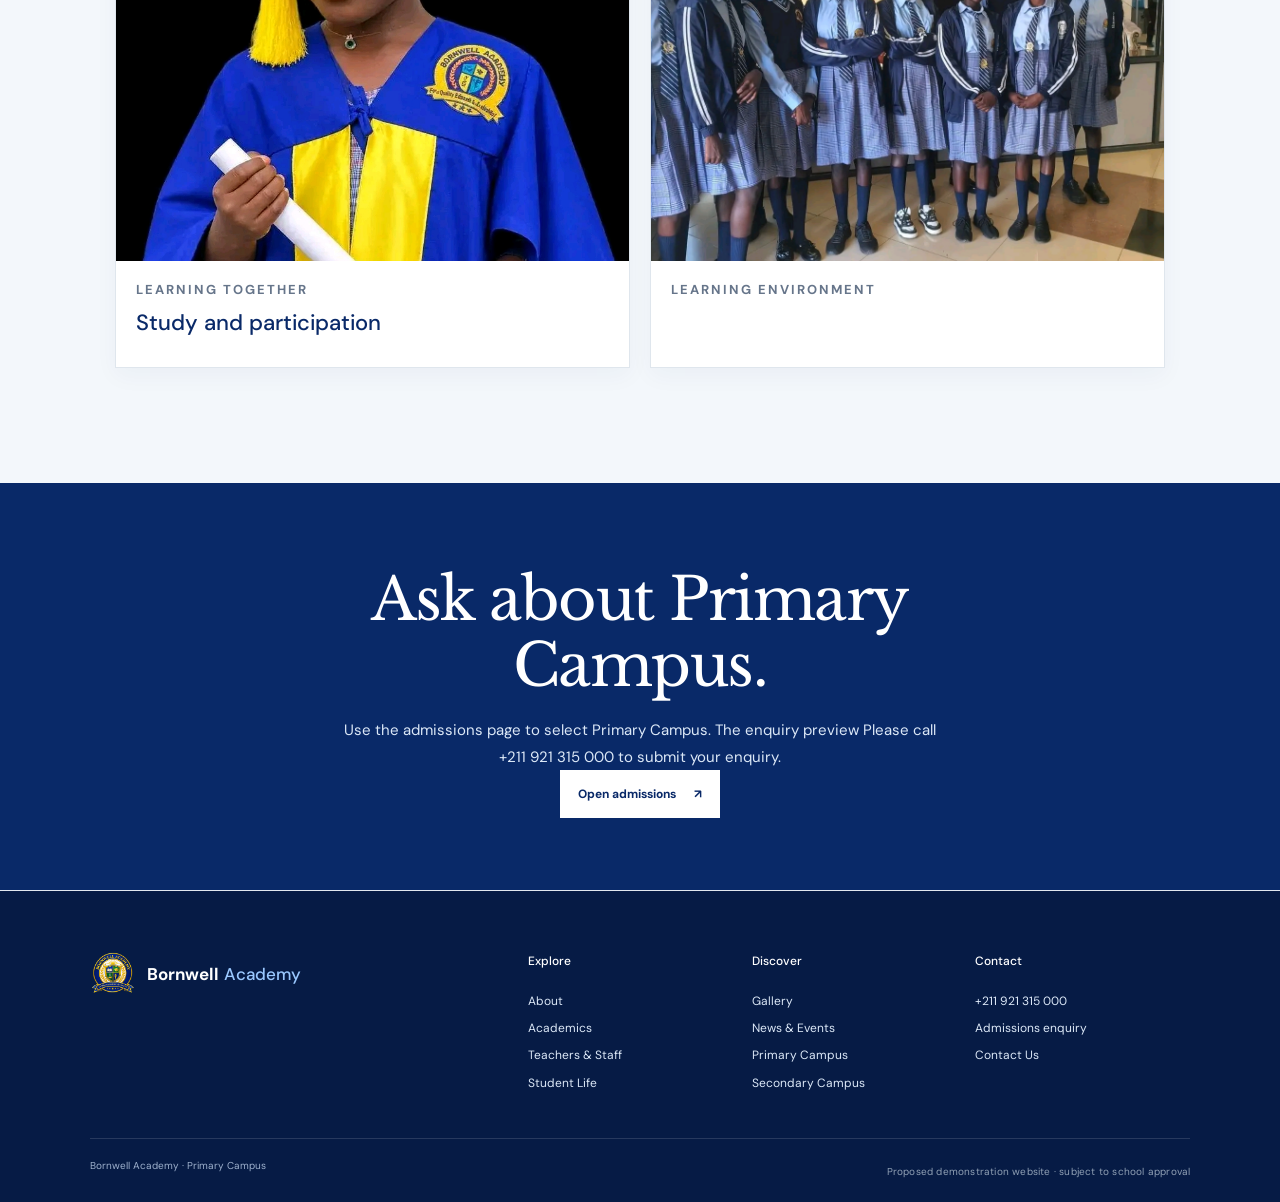
<file: campus-primary.html>
<!doctype html><html lang="en"><head><meta charset="utf-8"><meta name="viewport" content="width=device-width, initial-scale=1"><meta name="description" content="Bornwell Academy Primary Campus."><title>Primary Campus | Bornwell Academy</title><link rel="stylesheet" href="styles.css"></head><body class="primary-page"><a class="skip" href="#main">Skip to content</a><div class="topbar"><span>JUBA, SOUTH SUDAN</span><span>PRIMARY CAMPUS · BORNWELL ACADEMY</span></div><header class="site-header" id="header"><a class="brand" href="index.html" aria-label="Bornwell Academy home"><img src="assets/Bornwell Academy LOGO.png" alt="Bornwell Academy crest"><span>Bornwell <b>Academy</b></span></a><nav id="nav" aria-label="Main navigation"><a href="index.html">Home</a><a href="about.html">About</a><a href="campus-primary.html">Campuses</a><a href="academics.html">Academics</a><a href="staff.html">Staff</a><a href="student-life.html">Student Life</a><a href="gallery.html">Gallery</a><a href="news.html">News</a><a href="admissions.html">Admissions</a><a href="contact.html">Contact</a></nav><a class="nav-cta" href="admissions.html">Enquire <span>↗</span></a><button class="menu-toggle" aria-label="Open menu" aria-expanded="false" aria-controls="nav"><span></span><span></span></button></header><main id="main"><section class="hero page-hero" style="--focal:50% 35%"><img src="assets/1794308675406.jpg" alt="Primary pupils in yellow Bornwell Academy uniforms learning together" fetchpriority="high"><div class="hero-overlay"></div><div class="hero-content"><p class="kicker">BORNWELL ACADEMY · PRIMARY CAMPUS</p><h1>Curiosity starts<br><em>here.</em></h1><p>Primary learning within Bornwell Academy, shown through supplied photographs of pupils learning and working together.</p><a class="button light" href="admissions.html">Primary Campus enquiry <span>↗</span></a></div><div class="hero-note">FOR QUALITY EDUCATION AND EXCELLENCE</div></section><section class="section"><div class="content-grid"><img src="assets/1794308581531.jpg" alt="Primary pupil writing in class" loading="lazy"><div class="content-copy"><p class="kicker blue">PRIMARY CAMPUS</p><h2>Foundations for<br><em>bright futures.</em></h2><p>Bornwell Academy is listed as offering Nursery, Primary and Secondary education. This page focuses on Primary without adding unverified grade or curriculum details.</p><p class="motto-callout">“For Quality Education and Excellence.”<small>School motto</small></p></div></div></section><section class="section alt"><div class="page-card-grid two"><article class="page-card"><img src="assets/1794308675406.jpg" alt="Primary pupils learning together" loading="lazy"><div><p class="kicker">LEARNING TOGETHER</p><h3>Study and participation</h3><p>Supplied primary-pupil photographs show classroom learning and shared activity.</p></div></article><article class="page-card"><img src="assets/1794308505480.jpg" alt="Primary pupils gathered in a school setting" loading="lazy"><div><p class="kicker">LEARNING ENVIRONMENT</p><h3>Community context</h3><p>Facilities, class sizes, teacher identities and campus arrangements require confirmation.</p></div></article></div></section><section class="page-footer-cta"><h2>Ask about Primary Campus.</h2><p>Use the admissions page to select Primary Campus. The enquiry preview does not send or store details.</p><a class="button light" href="admissions.html">Open admissions <span>↗</span></a></section></main><footer><div class="footer-top"><a class="brand footer-brand" href="index.html"><img src="assets/Bornwell Academy LOGO.png" alt="Bornwell Academy crest"><span>Bornwell <b>Academy</b></span></a><div><h3>Explore</h3><a href="about.html">About</a><a href="academics.html">Academics</a><a href="staff.html">Teachers &amp; Staff</a><a href="student-life.html">Student Life</a></div><div><h3>Discover</h3><a href="gallery.html">Gallery</a><a href="news.html">News &amp; Events</a><a href="campus-primary.html">Primary Campus</a><a href="campus-secondary.html">Secondary Campus</a></div><div><h3>Contact</h3><p>+211 921 315 000</p><a href="admissions.html">Admissions enquiry</a><a href="contact.html">Contact Us</a></div></div><div class="footer-bottom"><span>Bornwell Academy · Primary Campus</span><span>Local preview — not deployed</span></div></footer><script src="app.js"></script></body></html>
</file>
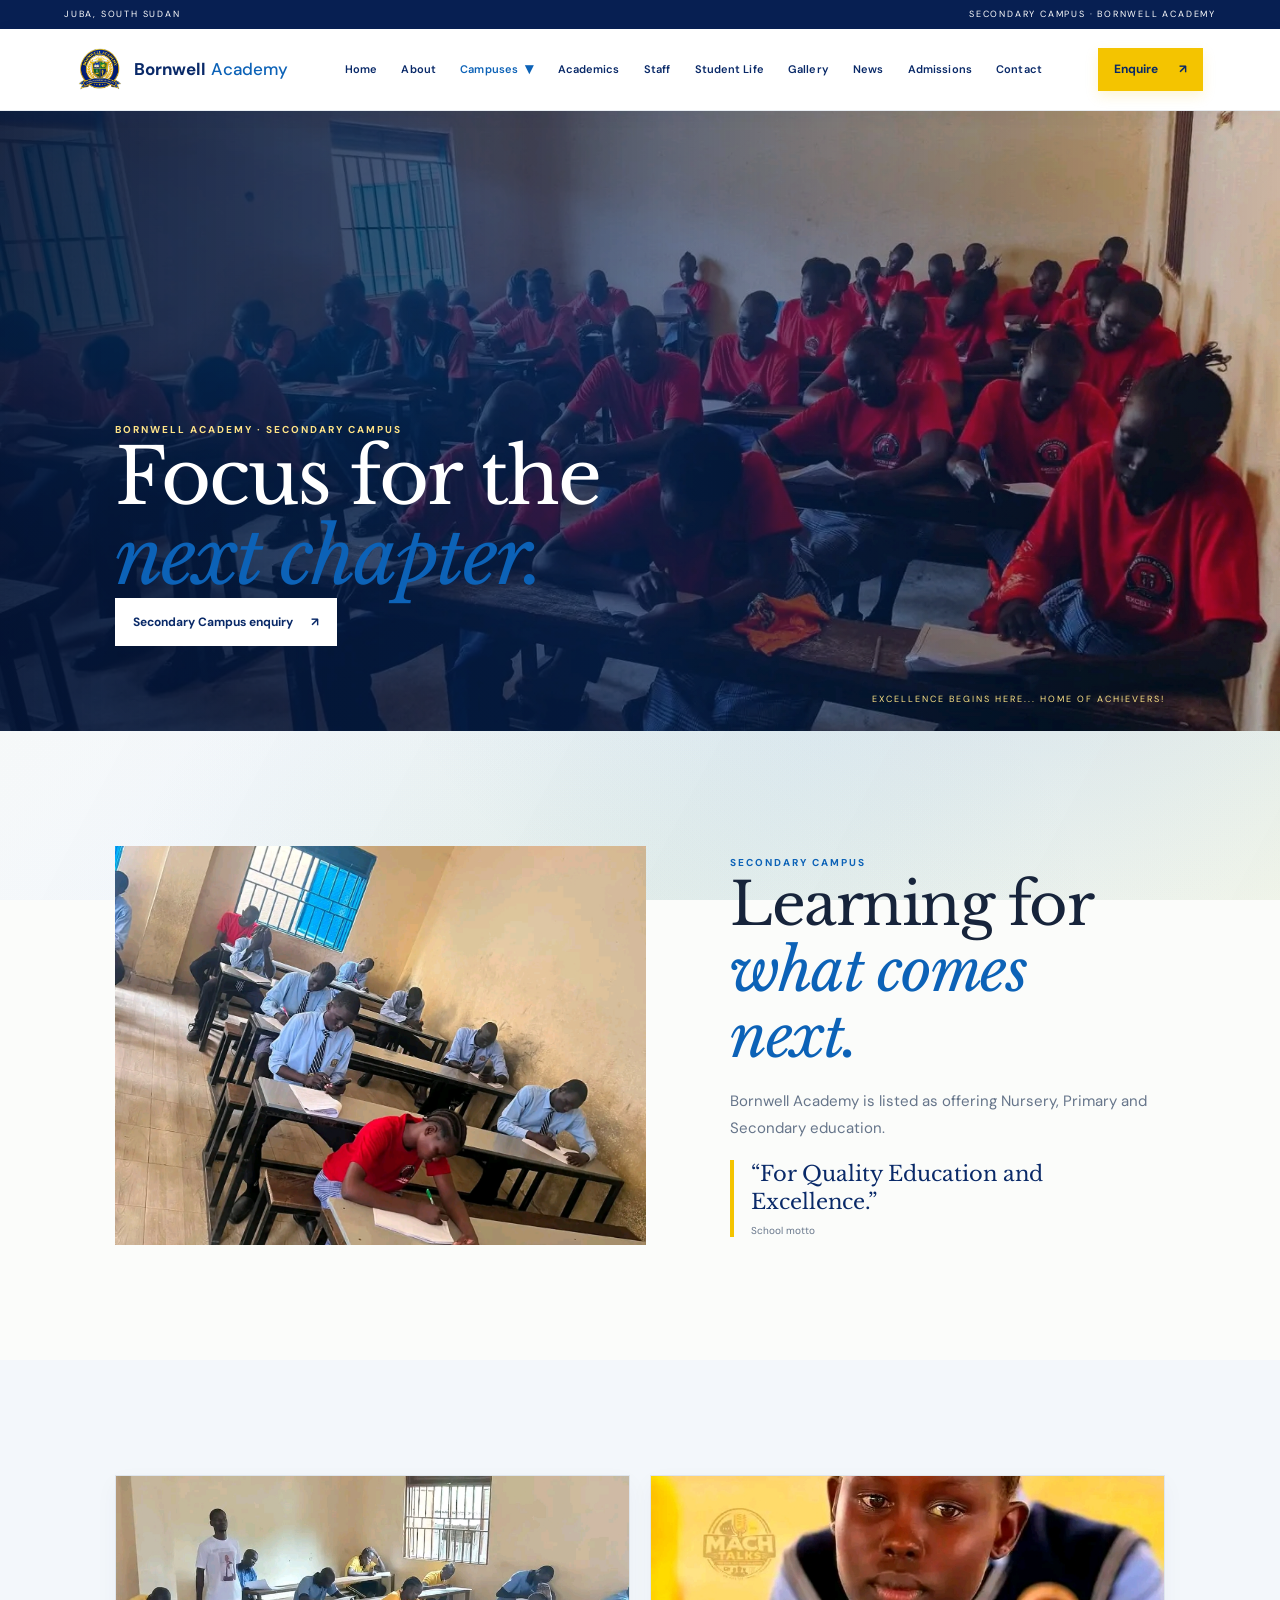
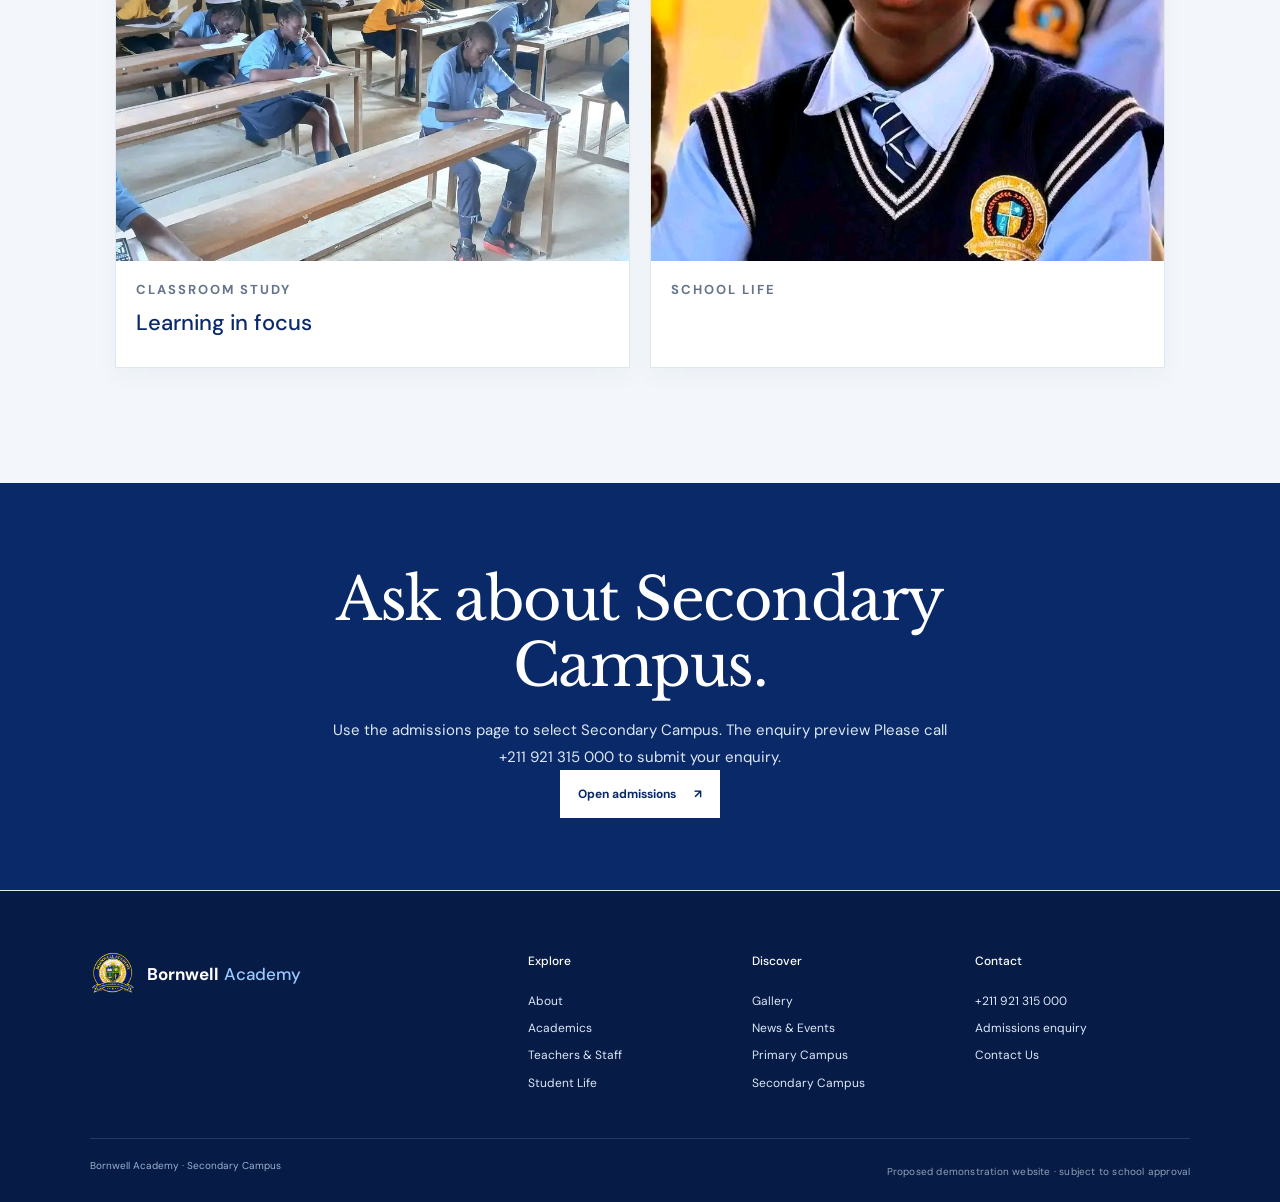
<file: campus-secondary.html>
<!doctype html><html lang="en"><head><meta charset="utf-8"><meta name="viewport" content="width=device-width, initial-scale=1"><meta name="description" content="Bornwell Academy Secondary Campus."><title>Secondary Campus | Bornwell Academy</title><link rel="stylesheet" href="styles.css"></head><body class="secondary-page"><a class="skip" href="#main">Skip to content</a><div class="topbar"><span>JUBA, SOUTH SUDAN</span><span>SECONDARY CAMPUS · BORNWELL ACADEMY</span></div><header class="site-header" id="header"><a class="brand" href="index.html" aria-label="Bornwell Academy home"><img src="assets/Bornwell Academy LOGO.png" alt="Bornwell Academy crest"><span>Bornwell <b>Academy</b></span></a><nav id="nav" aria-label="Main navigation"><a href="index.html">Home</a><a href="about.html">About</a><a href="campus-primary.html">Campuses</a><a href="academics.html">Academics</a><a href="staff.html">Staff</a><a href="student-life.html">Student Life</a><a href="gallery.html">Gallery</a><a href="news.html">News</a><a href="admissions.html">Admissions</a><a href="contact.html">Contact</a></nav><a class="nav-cta" href="admissions.html">Enquire <span>↗</span></a><button class="menu-toggle" aria-label="Open menu" aria-expanded="false" aria-controls="nav"><span></span><span></span></button></header><main id="main"><section class="hero page-hero" style="--focal:50% 35%"><img src="assets/1794309198162.jpg" alt="Secondary students completing classroom work" fetchpriority="high"><div class="hero-overlay"></div><div class="hero-content"><p class="kicker">BORNWELL ACADEMY · SECONDARY CAMPUS</p><h1>Focus for the<br><em>next chapter.</em></h1><p>Secondary learning within Bornwell Academy, shown through supplied photographs of classroom study and student life.</p><a class="button light" href="admissions.html">Secondary Campus enquiry <span>↗</span></a></div><div class="hero-note">EXCELLENCE BEGINS HERE... HOME OF ACHIEVERS!</div></section><section class="section"><div class="content-grid"><img src="assets/1794309193663.jpg" alt="Secondary students studying in a classroom" loading="lazy"><div class="content-copy"><p class="kicker blue">SECONDARY CAMPUS</p><h2>Learning for<br><em>what comes next.</em></h2><p>Bornwell Academy is listed as offering Nursery, Primary and Secondary education. This page focuses on Secondary without adding unverified subjects, grades or examination details.</p><p class="motto-callout">“For Quality Education and Excellence.”<small>School motto</small></p></div></div></section><section class="section alt"><div class="page-card-grid two"><article class="page-card"><img src="assets/1794308324484.jpg" alt="Secondary students working together in a classroom" loading="lazy"><div><p class="kicker">CLASSROOM STUDY</p><h3>Learning in focus</h3><p>Supplied secondary-student photographs show classroom work and shared learning.</p></div></article><article class="page-card"><img src="assets/1794308894050.jpg" alt="Secondary students seated together in a school hall" loading="lazy"><div><p class="kicker">SCHOOL LIFE</p><h3>Community context</h3><p>Facilities, class sizes, teacher identities and campus arrangements require confirmation.</p></div></article></div></section><section class="page-footer-cta"><h2>Ask about Secondary Campus.</h2><p>Use the admissions page to select Secondary Campus. The enquiry preview does not send or store details.</p><a class="button light" href="admissions.html">Open admissions <span>↗</span></a></section></main><footer><div class="footer-top"><a class="brand footer-brand" href="index.html"><img src="assets/Bornwell Academy LOGO.png" alt="Bornwell Academy crest"><span>Bornwell <b>Academy</b></span></a><div><h3>Explore</h3><a href="about.html">About</a><a href="academics.html">Academics</a><a href="staff.html">Teachers &amp; Staff</a><a href="student-life.html">Student Life</a></div><div><h3>Discover</h3><a href="gallery.html">Gallery</a><a href="news.html">News &amp; Events</a><a href="campus-primary.html">Primary Campus</a><a href="campus-secondary.html">Secondary Campus</a></div><div><h3>Contact</h3><p>+211 921 315 000</p><a href="admissions.html">Admissions enquiry</a><a href="contact.html">Contact Us</a></div></div><div class="footer-bottom"><span>Bornwell Academy · Secondary Campus</span><span>Local preview — not deployed</span></div></footer><script src="app.js"></script></body></html>
</file>
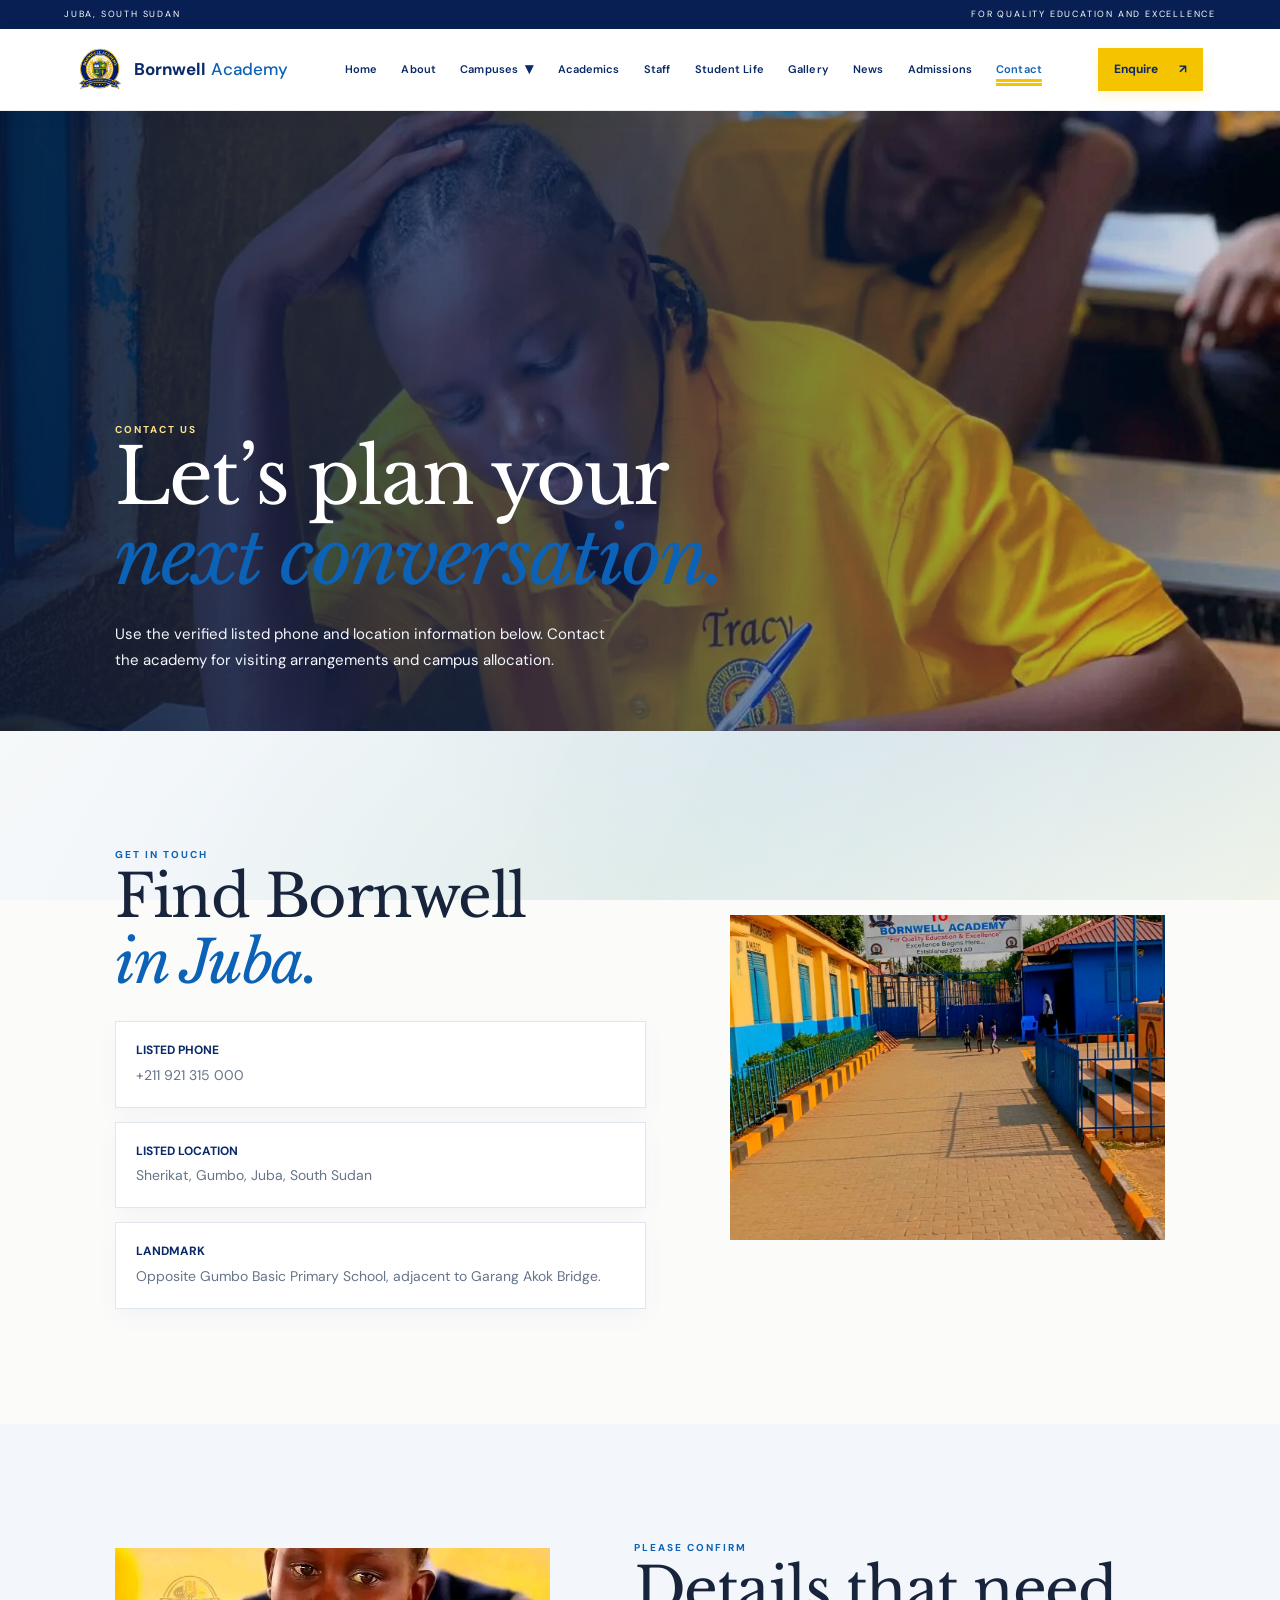
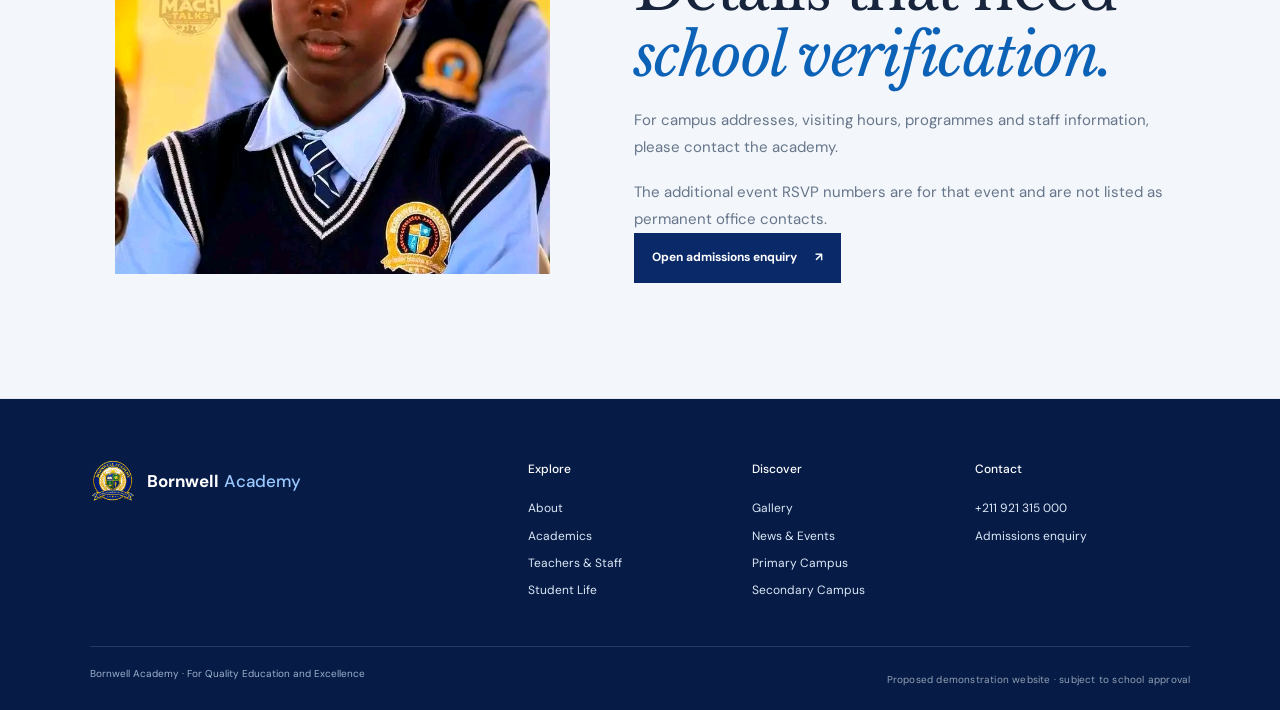
<file: contact.html>
<!doctype html><html lang="en"><head><meta charset="utf-8"><meta name="viewport" content="width=device-width, initial-scale=1"><meta name="description" content="Contact Bornwell Academy in Sherikat, Gumbo, Juba, South Sudan."><title>Contact Us | Bornwell Academy</title><link rel="stylesheet" href="styles.css"></head><body><a class="skip" href="#main">Skip to content</a><div class="topbar"><span>JUBA, SOUTH SUDAN</span><span>FOR QUALITY EDUCATION AND EXCELLENCE</span></div><header class="site-header" id="header"><a class="brand" href="index.html" aria-label="Bornwell Academy home"><img src="assets/Bornwell Academy LOGO.png" alt="Bornwell Academy crest"><span>Bornwell <b>Academy</b></span></a><nav id="nav" aria-label="Main navigation"><a href="index.html">Home</a><a href="about.html">About</a><a href="campus-primary.html">Campuses</a><a href="academics.html">Academics</a><a href="staff.html">Staff</a><a href="student-life.html">Student Life</a><a href="gallery.html">Gallery</a><a href="news.html">News</a><a href="admissions.html">Admissions</a><a href="contact.html">Contact</a></nav><a class="nav-cta" href="admissions.html">Enquire <span>↗</span></a><button class="menu-toggle" aria-label="Open menu" aria-expanded="false" aria-controls="nav"><span></span><span></span></button></header><main id="main"><section class="hero page-hero" style="--focal:60% 45%"><img src="assets/1794309063547.jpg" alt="Bornwell Academy campus setting" fetchpriority="high"><div class="hero-overlay"></div><div class="hero-content"><p class="kicker">CONTACT US</p><h1>Let’s plan your<br><em>next conversation.</em></h1><p>Use the verified listed phone and location information below. Please confirm visiting arrangements and campus allocation with the school.</p></div></section><section class="section"><div class="content-grid"><div class="content-copy"><p class="kicker blue">GET IN TOUCH</p><h2>Find Bornwell<br><em>in Juba.</em></h2><div class="contact-list"><div class="contact-item"><strong>LISTED PHONE</strong><a href="tel:+211921315000">+211 921 315 000</a></div><div class="contact-item"><strong>LISTED LOCATION</strong><span>Sherikat, Gumbo, Juba, South Sudan</span></div><div class="contact-item"><strong>LANDMARK</strong><span>Opposite Gumbo Basic Primary School, adjacent to Garang Akok Bridge.</span></div></div></div><img src="assets/1794309063547.jpg" alt="Road and school buildings near Bornwell Academy" loading="lazy"></div></section><section class="section alt"><div class="content-grid reverse"><img src="assets/1794308894050.jpg" alt="Bornwell Academy students seated together in a school hall" loading="lazy"><div class="content-copy"><p class="kicker blue">PLEASE CONFIRM</p><h2>Details that need<br><em>school verification.</em></h2><p>Campus-specific addresses, visiting hours, permanent office contacts, programme information and staff details were not supplied.</p><p>The additional event RSVP numbers are intentionally not presented as permanent office contacts.</p><a class="button blue-button" href="admissions.html">Open admissions enquiry <span>↗</span></a></div></div></section></main><footer><div class="footer-top"><a class="brand footer-brand" href="index.html"><img src="assets/Bornwell Academy LOGO.png" alt="Bornwell Academy crest"><span>Bornwell <b>Academy</b></span></a><div><h3>Explore</h3><a href="about.html">About</a><a href="academics.html">Academics</a><a href="staff.html">Teachers &amp; Staff</a><a href="student-life.html">Student Life</a></div><div><h3>Discover</h3><a href="gallery.html">Gallery</a><a href="news.html">News &amp; Events</a><a href="campus-primary.html">Primary Campus</a><a href="campus-secondary.html">Secondary Campus</a></div><div><h3>Contact</h3><p>+211 921 315 000</p><a href="admissions.html">Admissions enquiry</a></div></div><div class="footer-bottom"><span>Bornwell Academy · For Quality Education and Excellence</span><span>Local preview — not deployed</span></div></footer><script src="app.js"></script></body></html>
</file>
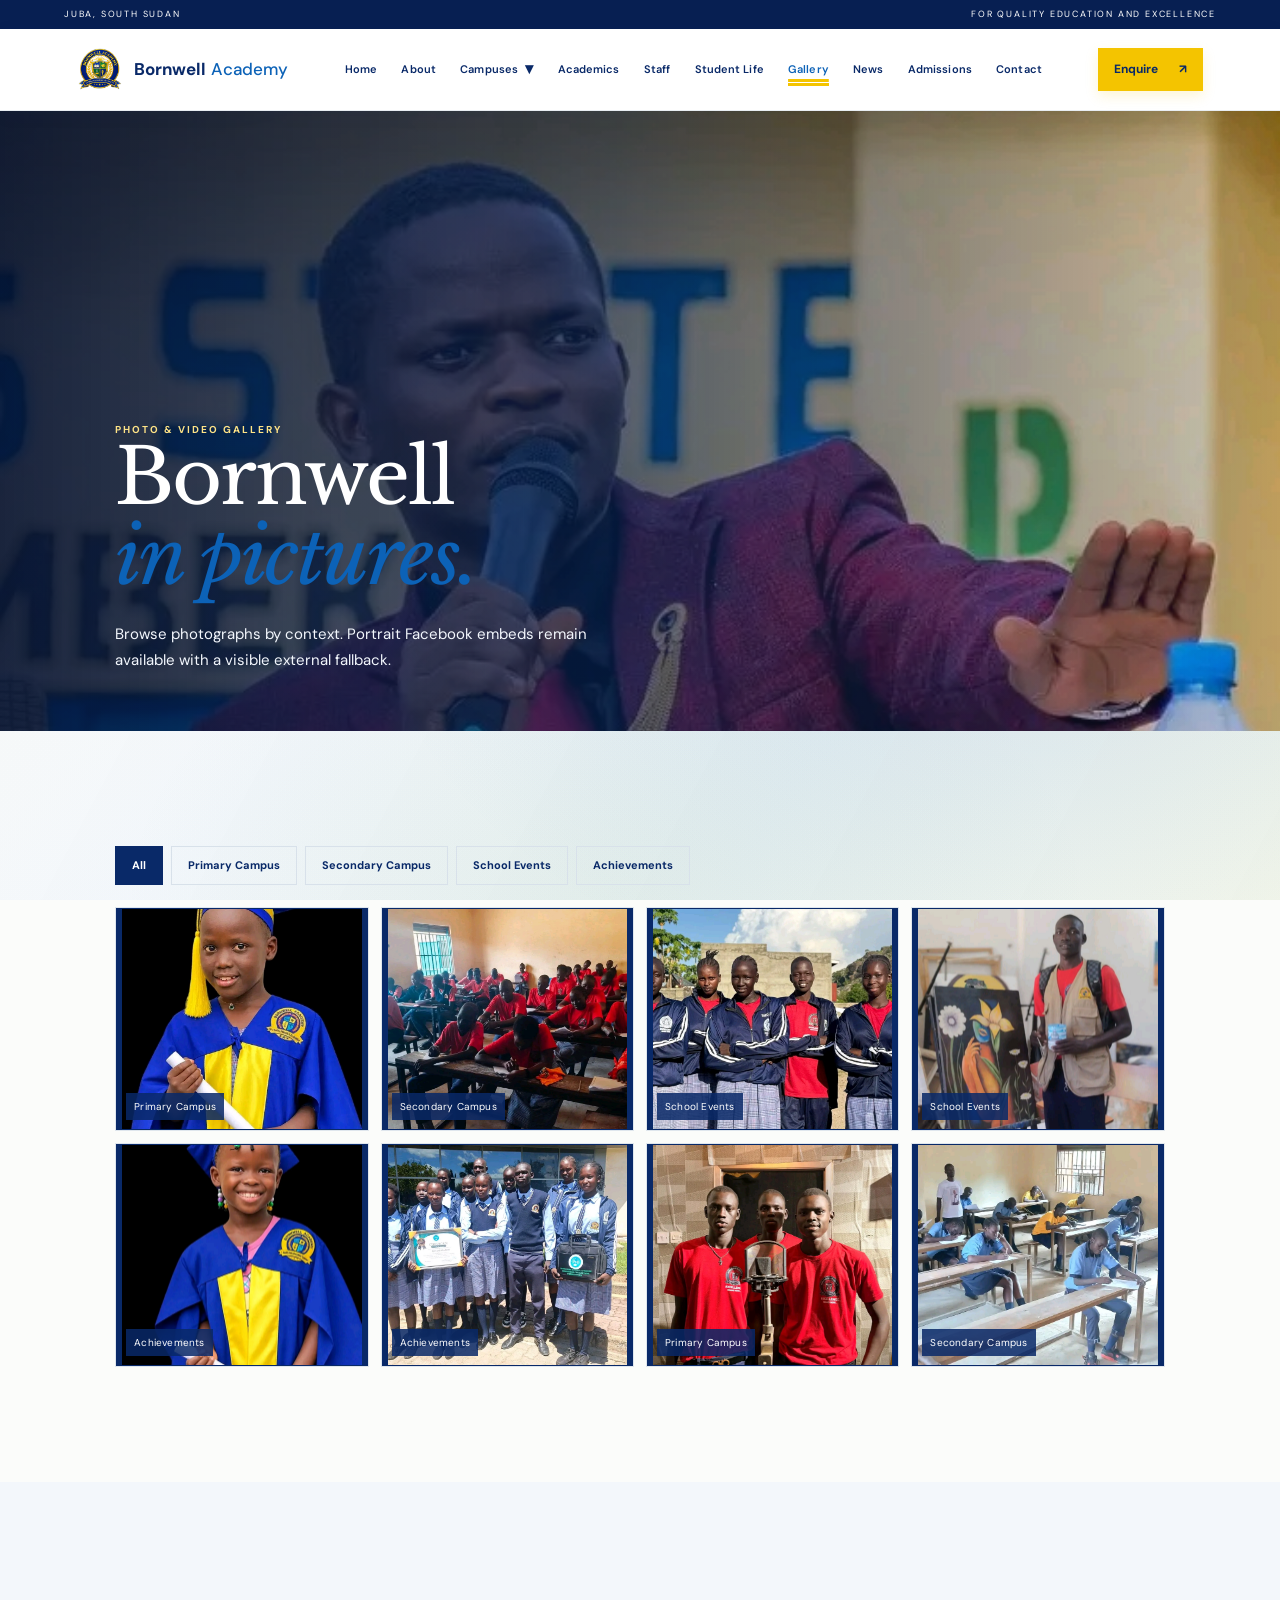
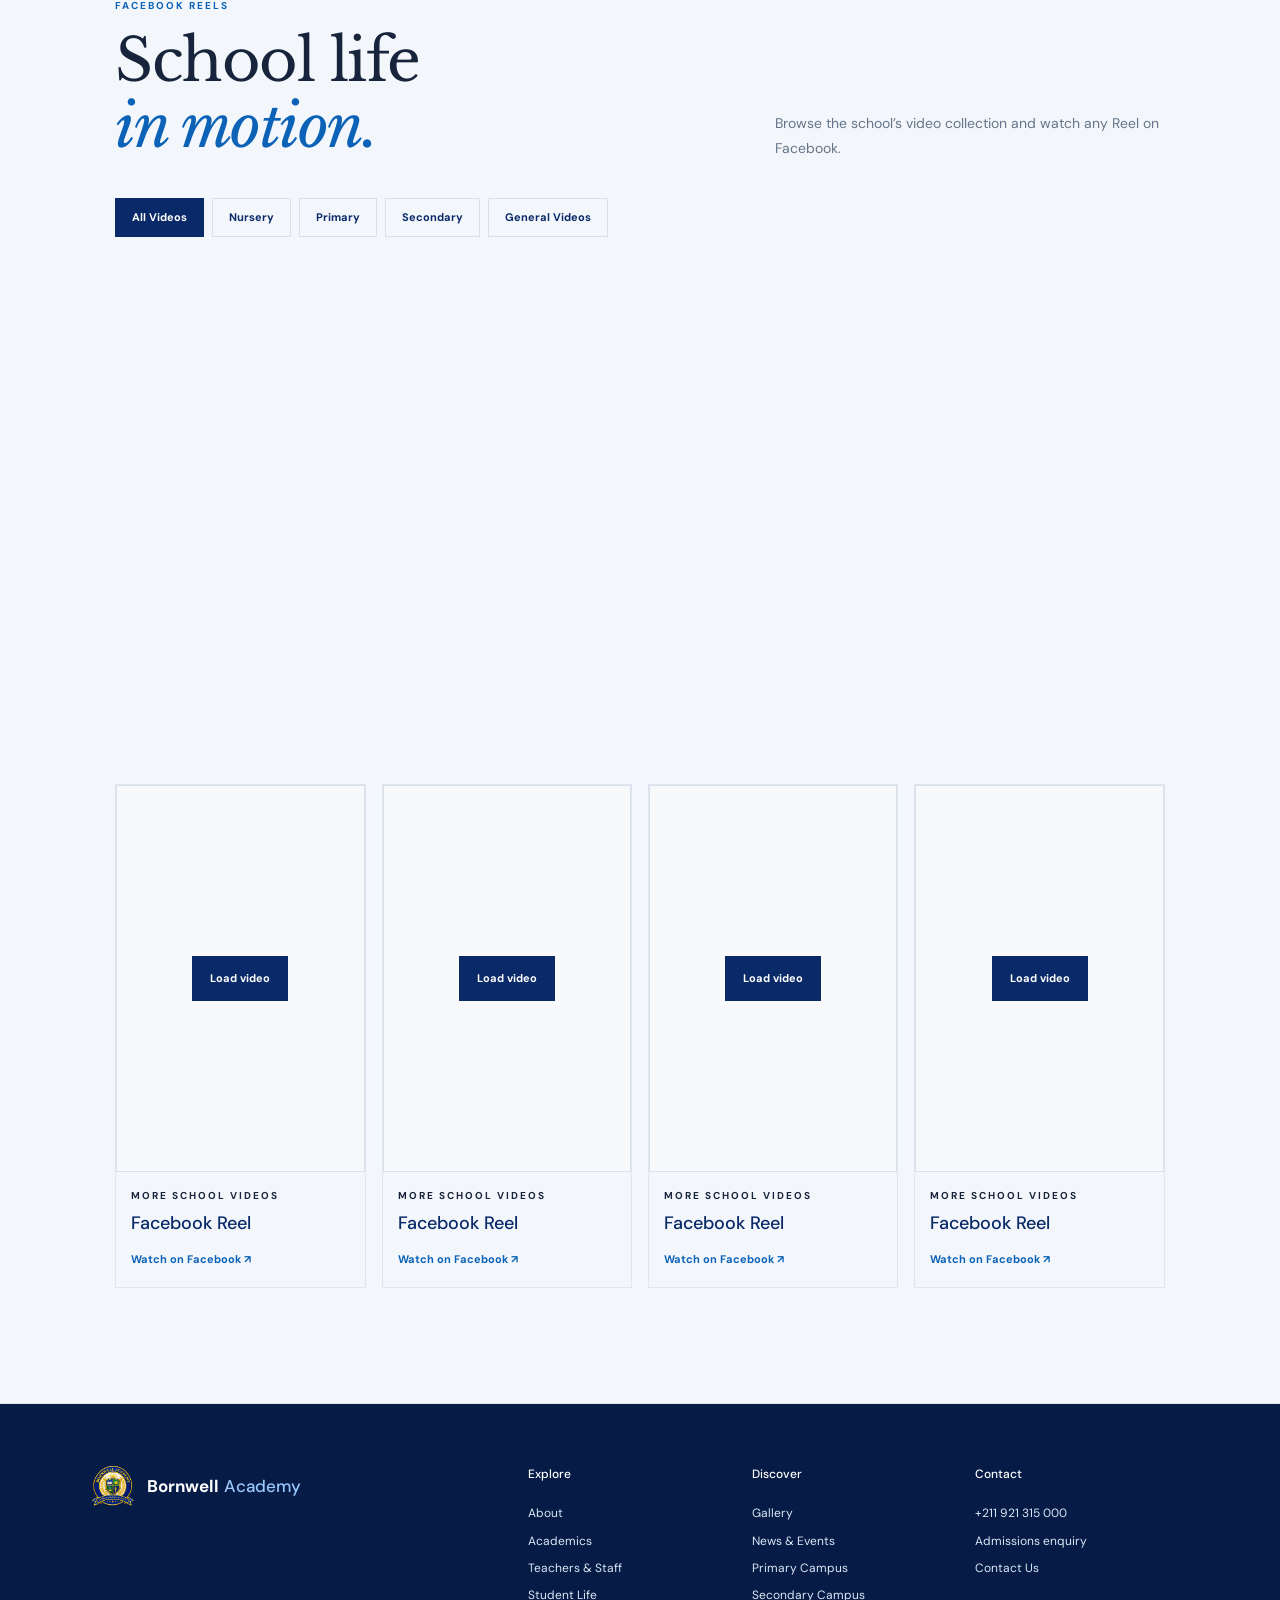
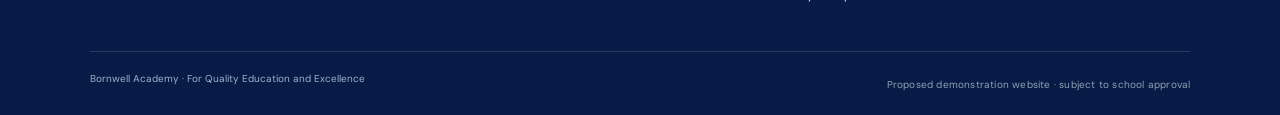
<file: gallery.html>
<!doctype html><html lang="en"><head><meta charset="utf-8"><meta name="viewport" content="width=device-width, initial-scale=1"><meta name="description" content="Bornwell Academy photo and video gallery."><title>Gallery | Bornwell Academy</title><link rel="stylesheet" href="styles.css"></head><body><a class="skip" href="#main">Skip to content</a><div class="topbar"><span>JUBA, SOUTH SUDAN</span><span>FOR QUALITY EDUCATION AND EXCELLENCE</span></div><header class="site-header" id="header"><a class="brand" href="index.html" aria-label="Bornwell Academy home"><img src="assets/Bornwell Academy LOGO.png" alt="Bornwell Academy crest"><span>Bornwell <b>Academy</b></span></a><nav id="nav" aria-label="Main navigation"><a href="index.html">Home</a><a href="about.html">About</a><a href="campus-primary.html">Campuses</a><a href="academics.html">Academics</a><a href="staff.html">Staff</a><a href="student-life.html">Student Life</a><a href="gallery.html">Gallery</a><a href="news.html">News</a><a href="admissions.html">Admissions</a><a href="contact.html">Contact</a></nav><a class="nav-cta" href="admissions.html">Enquire <span>↗</span></a><button class="menu-toggle" aria-label="Open menu" aria-expanded="false" aria-controls="nav"><span></span><span></span></button></header><main id="main"><section class="hero page-hero" style="--focal:50% 40%"><img src="assets/1794308888958.jpg" alt="Bornwell Academy school activity" fetchpriority="high"><div class="hero-overlay"></div><div class="hero-content"><p class="kicker">PHOTO &amp; VIDEO GALLERY</p><h1>Bornwell<br><em>in pictures.</em></h1><p>Browse supplied photographs by context. Portrait Facebook embeds remain available with a visible external fallback.</p></div></section><section class="section"><div class="filters" role="group" aria-label="Gallery categories"><button class="active" data-filter="all">All</button><button data-filter="primary-campus">Primary Campus</button><button data-filter="secondary-campus">Secondary Campus</button><button data-filter="events">School Events</button><button data-filter="achievements">Achievements</button></div><div class="gallery-grid"><button class="gallery-item" data-category="primary-campus" data-full="assets/1794308675406.jpg"><img src="assets/1794308675406.jpg" alt="Primary pupils learning together" loading="lazy"><span>Primary Campus</span></button><button class="gallery-item" data-category="secondary-campus" data-full="assets/1794309198162.jpg"><img src="assets/1794309198162.jpg" alt="Secondary classroom study" loading="lazy"><span>Secondary Campus</span></button><button class="gallery-item" data-category="events" data-full="assets/1794308765791.jpg"><img src="assets/1794308765791.jpg" alt="Students gathered outdoors" loading="lazy"><span>School Events</span></button><button class="gallery-item" data-category="events" data-full="assets/1794308740331.jpg"><img src="assets/1794308740331.jpg" alt="Students seated in a hall" loading="lazy"><span>School Events</span></button><button class="gallery-item" data-category="achievements" data-full="assets/1794308667847.jpg"><img src="assets/1794308667847.jpg" alt="Graduate in cap and gown" loading="lazy"><span>Achievements</span></button><button class="gallery-item" data-category="achievements" data-full="assets/1794308482385.jpg"><img src="assets/1794308482385.jpg" alt="Students holding a certificate" loading="lazy"><span>Achievements</span></button><button class="gallery-item" data-category="primary-campus" data-full="assets/1794308581531.jpg"><img src="assets/1794308581531.jpg" alt="Primary pupil writing in class" loading="lazy"><span>Primary Campus</span></button><button class="gallery-item" data-category="secondary-campus" data-full="assets/1794308324484.jpg"><img src="assets/1794308324484.jpg" alt="Secondary students working in a classroom" loading="lazy"><span>Secondary Campus</span></button></div></section><section class="section alt"><div class="section-head"><div><p class="kicker blue">FACEBOOK REELS</p><h2>School life<br><em>in motion.</em></h2></div><p class="section-lead">The seven new Reels could not be reliably inspected for captions or thumbnails, so they remain neutral and pending review.</p></div><div class="video-filters filters" role="group" aria-label="Video categories"><button class="active" data-video-filter="all">All Videos</button><button data-video-filter="nursery">Nursery</button><button data-video-filter="primary">Primary</button><button data-video-filter="secondary">Secondary</button><button data-video-filter="general">General Videos</button></div><div class="video-grid"><article class="video-card" data-video-category="general" data-video="https://www.facebook.com/reel/1374297451201483/"><div class="video-preview"><button class="video-load" aria-label="Load Facebook Reel 1374297451201483">Load video</button></div><div><p class="kicker">MORE SCHOOL VIDEOS</p><h3>Facebook Reel pending review</h3><a href="https://www.facebook.com/reel/1374297451201483/" target="_blank" rel="noopener">Watch on Facebook ↗</a></div></article><article class="video-card" data-video-category="general" data-video="https://www.facebook.com/reel/1661407948694128/"><div class="video-preview"><button class="video-load" aria-label="Load Facebook Reel 1661407948694128">Load video</button></div><div><p class="kicker">MORE SCHOOL VIDEOS</p><h3>Facebook Reel pending review</h3><a href="https://www.facebook.com/reel/1661407948694128/" target="_blank" rel="noopener">Watch on Facebook ↗</a></div></article><article class="video-card" data-video-category="general" data-video="https://www.facebook.com/reel/1316337051571548/"><div class="video-preview"><button class="video-load" aria-label="Load Facebook Reel 1316337051571548">Load video</button></div><div><p class="kicker">MORE SCHOOL VIDEOS</p><h3>Facebook Reel pending review</h3><a href="https://www.facebook.com/reel/1316337051571548/" target="_blank" rel="noopener">Watch on Facebook ↗</a></div></article><article class="video-card" data-video-category="general" data-video="https://www.facebook.com/reel/1051498147748444/"><div class="video-preview"><button class="video-load" aria-label="Load Facebook Reel 1051498147748444">Load video</button></div><div><p class="kicker">MORE SCHOOL VIDEOS</p><h3>Facebook Reel pending review</h3><a href="https://www.facebook.com/reel/1051498147748444/" target="_blank" rel="noopener">Watch on Facebook ↗</a></div></article><article class="video-card" data-video-category="general" data-video="https://www.facebook.com/reel/1581487953514177/"><div class="video-preview"><button class="video-load" aria-label="Load Facebook Reel 1581487953514177">Load video</button></div><div><p class="kicker">MORE SCHOOL VIDEOS</p><h3>Facebook Reel pending review</h3><a href="https://www.facebook.com/reel/1581487953514177/" target="_blank" rel="noopener">Watch on Facebook ↗</a></div></article><article class="video-card" data-video-category="general" data-video="https://www.facebook.com/reel/1748755279655614/"><div class="video-preview"><button class="video-load" aria-label="Load Facebook Reel 1748755279655614">Load video</button></div><div><p class="kicker">MORE SCHOOL VIDEOS</p><h3>Facebook Reel pending review</h3><a href="https://www.facebook.com/reel/1748755279655614/" target="_blank" rel="noopener">Watch on Facebook ↗</a></div></article><article class="video-card" data-video-category="general" data-video="https://www.facebook.com/reel/2550790982389524/"><div class="video-preview"><button class="video-load" aria-label="Load Facebook Reel 2550790982389524">Load video</button></div><div><p class="kicker">MORE SCHOOL VIDEOS</p><h3>Facebook Reel pending review</h3><a href="https://www.facebook.com/reel/2550790982389524/" target="_blank" rel="noopener">Watch on Facebook ↗</a></div></article></div><p class="subtle-note" style="margin-top:18px">Previously supplied Reel: <a href="https://www.facebook.com/reel/1150989914191701/" target="_blank" rel="noopener">Watch on Facebook ↗</a></p></section></main><footer><div class="footer-top"><a class="brand footer-brand" href="index.html"><img src="assets/Bornwell Academy LOGO.png" alt="Bornwell Academy crest"><span>Bornwell <b>Academy</b></span></a><div><h3>Explore</h3><a href="about.html">About</a><a href="academics.html">Academics</a><a href="staff.html">Teachers &amp; Staff</a><a href="student-life.html">Student Life</a></div><div><h3>Discover</h3><a href="gallery.html">Gallery</a><a href="news.html">News &amp; Events</a><a href="campus-primary.html">Primary Campus</a><a href="campus-secondary.html">Secondary Campus</a></div><div><h3>Contact</h3><p>+211 921 315 000</p><a href="admissions.html">Admissions enquiry</a><a href="contact.html">Contact Us</a></div></div><div class="footer-bottom"><span>Bornwell Academy · For Quality Education and Excellence</span><span>Local preview — not deployed</span></div></footer><dialog id="dialog" aria-labelledby="dialog-title"><button class="dialog-close" aria-label="Close dialog">×</button><div id="dialog-content"></div></dialog><script src="app.js"></script></body></html>
</file>
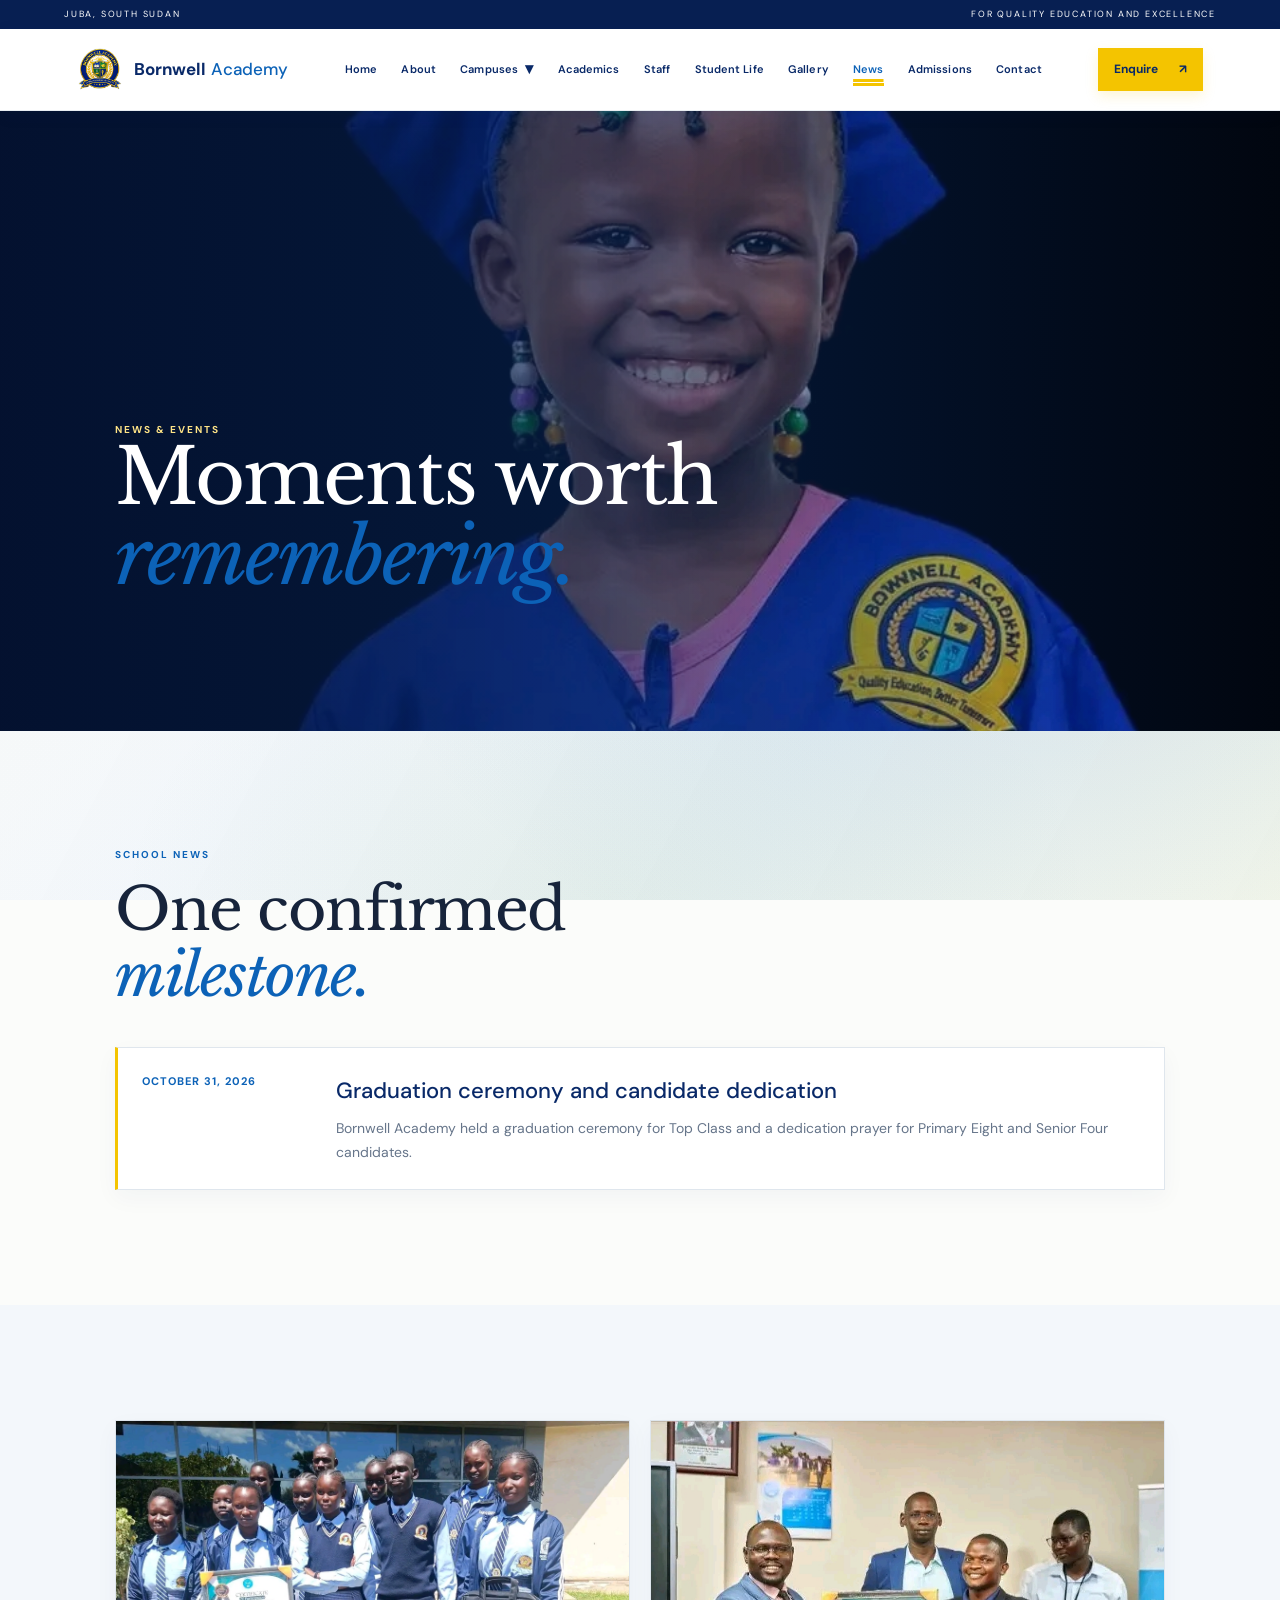
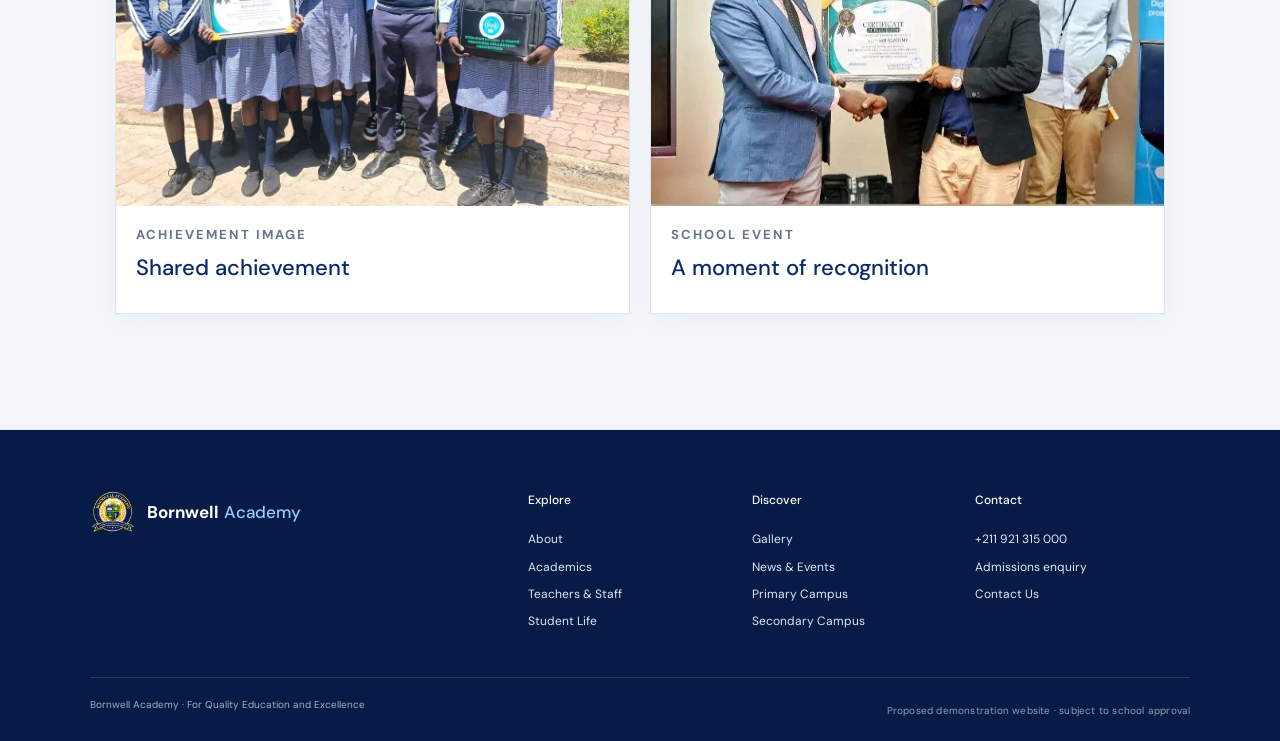
<file: news.html>
<!doctype html><html lang="en"><head><meta charset="utf-8"><meta name="viewport" content="width=device-width, initial-scale=1"><meta name="description" content="Bornwell Academy news and school events."><title>News &amp; Events | Bornwell Academy</title><link rel="stylesheet" href="styles.css"></head><body><a class="skip" href="#main">Skip to content</a><div class="topbar"><span>JUBA, SOUTH SUDAN</span><span>FOR QUALITY EDUCATION AND EXCELLENCE</span></div><header class="site-header" id="header"><a class="brand" href="index.html" aria-label="Bornwell Academy home"><img src="assets/Bornwell Academy LOGO.png" alt="Bornwell Academy crest"><span>Bornwell <b>Academy</b></span></a><nav id="nav" aria-label="Main navigation"><a href="index.html">Home</a><a href="about.html">About</a><a href="campus-primary.html">Campuses</a><a href="academics.html">Academics</a><a href="staff.html">Staff</a><a href="student-life.html">Student Life</a><a href="gallery.html">Gallery</a><a href="news.html">News</a><a href="admissions.html">Admissions</a><a href="contact.html">Contact</a></nav><a class="nav-cta" href="admissions.html">Enquire <span>↗</span></a><button class="menu-toggle" aria-label="Open menu" aria-expanded="false" aria-controls="nav"><span></span><span></span></button></header><main id="main"><section class="hero page-hero" style="--focal:50% 25%"><img src="assets/1794308667847.jpg" alt="Bornwell Academy graduate in cap and gown" fetchpriority="high"><div class="hero-overlay"></div><div class="hero-content"><p class="kicker">NEWS &amp; EVENTS</p><h1>Moments worth<br><em>remembering.</em></h1><p>Verified school information, presented with the supplied historical date and without invented awards or statistics.</p></div></section><section class="section"><div class="section-head"><div><p class="kicker blue">SCHOOL NEWS</p><h2>One confirmed<br><em>milestone.</em></h2></div><p class="section-lead">The following event is based on the supplied SchoolAndCollegeListings information.</p></div><div class="timeline"><article><time datetime="2026-10-31">OCTOBER 31, 2026</time><div><h3>Graduation ceremony and candidate dedication</h3><p>Bornwell Academy held a graduation ceremony for Top Class and a dedication prayer for Primary Eight and Senior Four candidates.</p></div></article></div></section><section class="section alt"><div class="page-card-grid two"><article class="page-card"><img src="assets/1794308482385.jpg" alt="Bornwell Academy students and an adult holding a certificate outdoors" loading="lazy"><div><p class="kicker">ACHIEVEMENT IMAGE</p><h3>Shared achievement</h3><p>Supplied certificate-presentation photograph; no individual identities or award claims are inferred.</p></div></article><article class="page-card"><img src="assets/1794308472193.jpg" alt="Certificate presentation with school representatives in a meeting room" loading="lazy"><div><p class="kicker">SCHOOL EVENT</p><h3>A moment of recognition</h3><p>Supplied event photograph described visually without adding names, titles or statistics.</p></div></article></div></section></main><footer><div class="footer-top"><a class="brand footer-brand" href="index.html"><img src="assets/Bornwell Academy LOGO.png" alt="Bornwell Academy crest"><span>Bornwell <b>Academy</b></span></a><div><h3>Explore</h3><a href="about.html">About</a><a href="academics.html">Academics</a><a href="staff.html">Teachers &amp; Staff</a><a href="student-life.html">Student Life</a></div><div><h3>Discover</h3><a href="gallery.html">Gallery</a><a href="news.html">News &amp; Events</a><a href="campus-primary.html">Primary Campus</a><a href="campus-secondary.html">Secondary Campus</a></div><div><h3>Contact</h3><p>+211 921 315 000</p><a href="admissions.html">Admissions enquiry</a><a href="contact.html">Contact Us</a></div></div><div class="footer-bottom"><span>Bornwell Academy · For Quality Education and Excellence</span><span>Local preview — not deployed</span></div></footer><script src="app.js"></script></body></html>
</file>
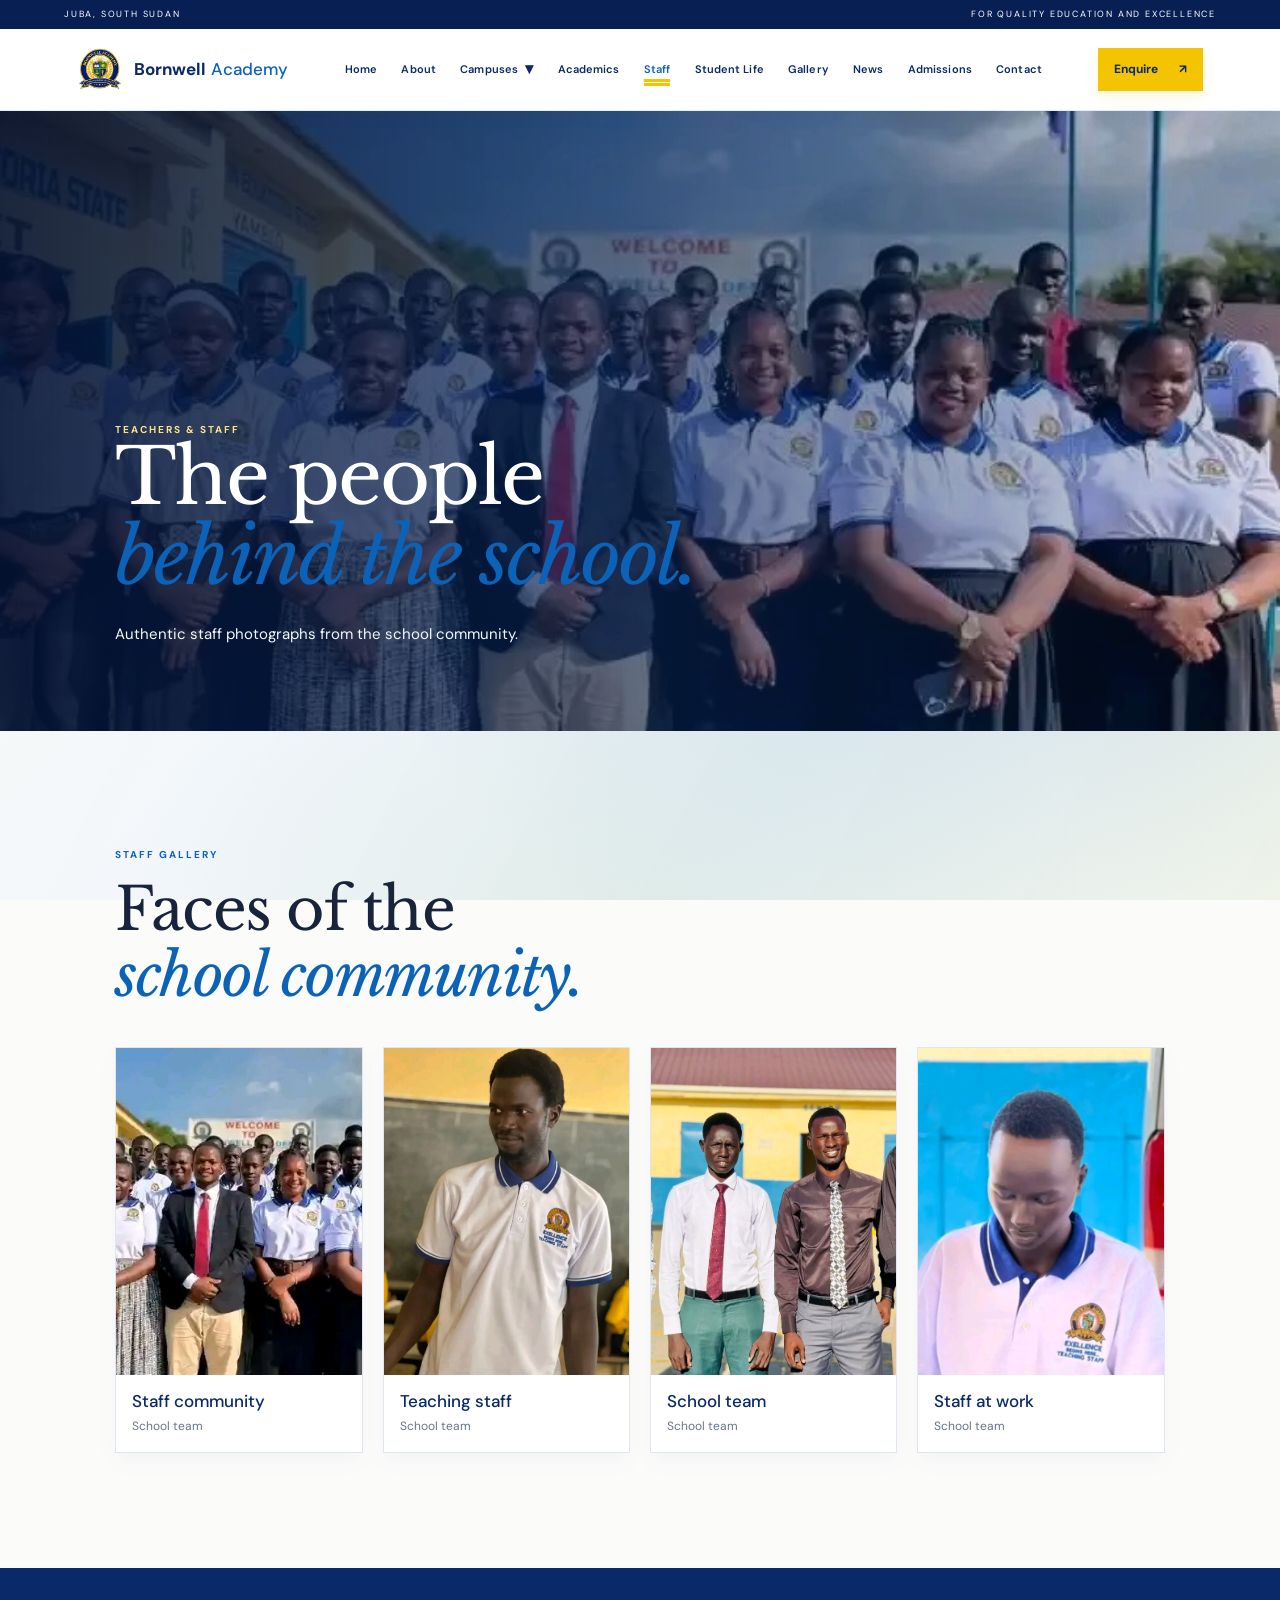
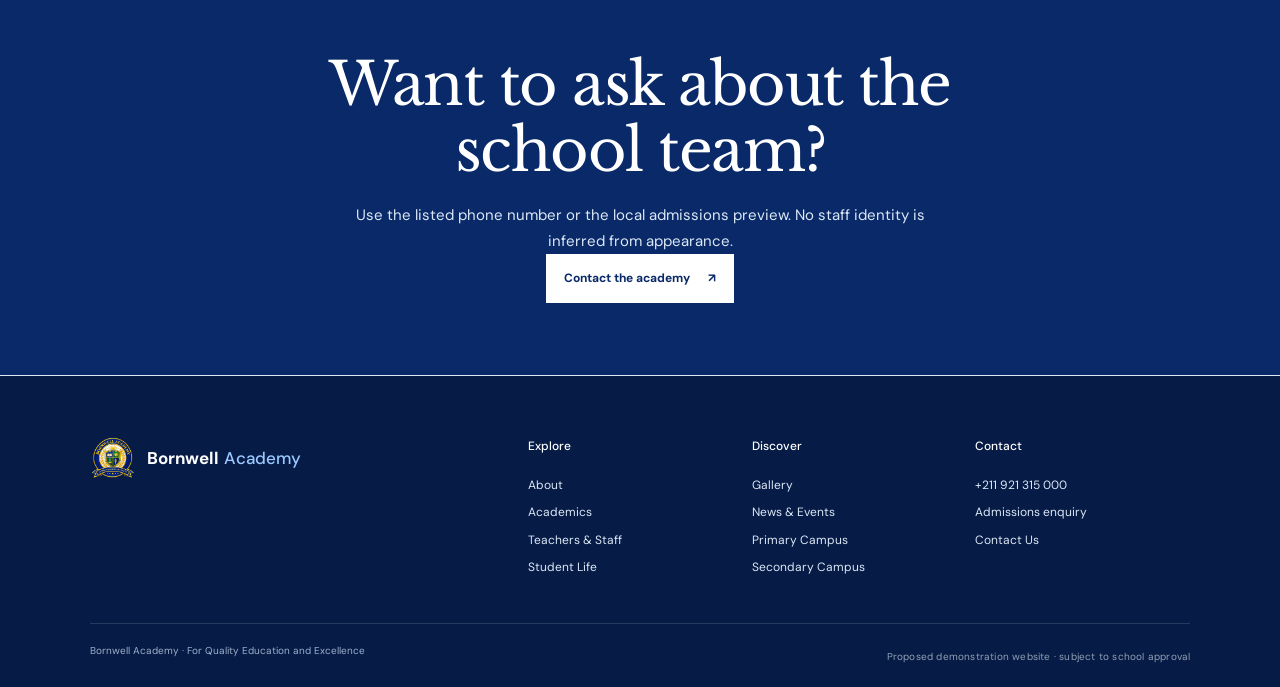
<file: staff.html>
<!doctype html><html lang="en"><head><meta charset="utf-8"><meta name="viewport" content="width=device-width, initial-scale=1"><meta name="description" content="Teachers and staff photographs at Bornwell Academy."><title>Teachers &amp; Staff | Bornwell Academy</title><link rel="stylesheet" href="styles.css"></head><body><a class="skip" href="#main">Skip to content</a><div class="topbar"><span>JUBA, SOUTH SUDAN</span><span>FOR QUALITY EDUCATION AND EXCELLENCE</span></div><header class="site-header" id="header"><a class="brand" href="index.html" aria-label="Bornwell Academy home"><img src="assets/Bornwell Academy LOGO.png" alt="Bornwell Academy crest"><span>Bornwell <b>Academy</b></span></a><nav id="nav" aria-label="Main navigation"><a href="index.html">Home</a><a href="about.html">About</a><a href="campus-primary.html">Campuses</a><a href="academics.html">Academics</a><a href="staff.html">Staff</a><a href="student-life.html">Student Life</a><a href="gallery.html">Gallery</a><a href="news.html">News</a><a href="admissions.html">Admissions</a><a href="contact.html">Contact</a></nav><a class="nav-cta" href="admissions.html">Enquire <span>↗</span></a><button class="menu-toggle" aria-label="Open menu" aria-expanded="false" aria-controls="nav"><span></span><span></span></button></header><main id="main"><section class="hero page-hero" style="--focal:50% 35%"><img src="assets/1794309116718.jpg" alt="Bornwell Academy staff group outdoors" fetchpriority="high"><div class="hero-overlay"></div><div class="hero-content"><p class="kicker">TEACHERS &amp; STAFF</p><h1>The people<br><em>behind the school.</em></h1><p>Authentic supplied staff photographs, presented without invented names, positions, qualifications or campus affiliations.</p></div></section><section class="section"><div class="section-head"><div><p class="kicker blue">STAFF GALLERY</p><h2>Faces of the<br><em>school community.</em></h2></div><p class="section-lead">These images are descriptive only. Please contact Bornwell Academy to confirm identities, roles and Primary or Secondary affiliation.</p></div><div class="staff-page-grid"><article class="staff-page-card"><img src="assets/1794309116718.jpg" alt="Bornwell Academy staff group outdoors" loading="lazy" style="--focal:50% 35%"><div><h3>Staff community</h3><p>Supplied group photograph</p></div></article><article class="staff-page-card"><img src="assets/1794309104784.jpg" alt="Bornwell Academy teaching staff member in a classroom" loading="lazy" style="--focal:50% 20%"><div><h3>Teaching staff</h3><p>Supplied staff photograph</p></div></article><article class="staff-page-card"><img src="assets/1794308840781.jpg" alt="Bornwell Academy staff group outside a school building" loading="lazy" style="--focal:50% 35%"><div><h3>School team</h3><p>Supplied group photograph</p></div></article><article class="staff-page-card"><img src="assets/1794308811021.jpg" alt="Bornwell Academy teaching staff member holding school papers" loading="lazy" style="--focal:50% 25%"><div><h3>Staff at work</h3><p>Supplied staff photograph</p></div></article></div></section><section class="page-footer-cta"><h2>Want to ask about the school team?</h2><p>Use the listed phone number or the local admissions preview. No staff identity is inferred from appearance.</p><a class="button light" href="contact.html">Contact the academy <span>↗</span></a></section></main><footer><div class="footer-top"><a class="brand footer-brand" href="index.html"><img src="assets/Bornwell Academy LOGO.png" alt="Bornwell Academy crest"><span>Bornwell <b>Academy</b></span></a><div><h3>Explore</h3><a href="about.html">About</a><a href="academics.html">Academics</a><a href="staff.html">Teachers &amp; Staff</a><a href="student-life.html">Student Life</a></div><div><h3>Discover</h3><a href="gallery.html">Gallery</a><a href="news.html">News &amp; Events</a><a href="campus-primary.html">Primary Campus</a><a href="campus-secondary.html">Secondary Campus</a></div><div><h3>Contact</h3><p>+211 921 315 000</p><a href="admissions.html">Admissions enquiry</a><a href="contact.html">Contact Us</a></div></div><div class="footer-bottom"><span>Bornwell Academy · For Quality Education and Excellence</span><span>Local preview — not deployed</span></div></footer><script src="app.js"></script></body></html>
</file>
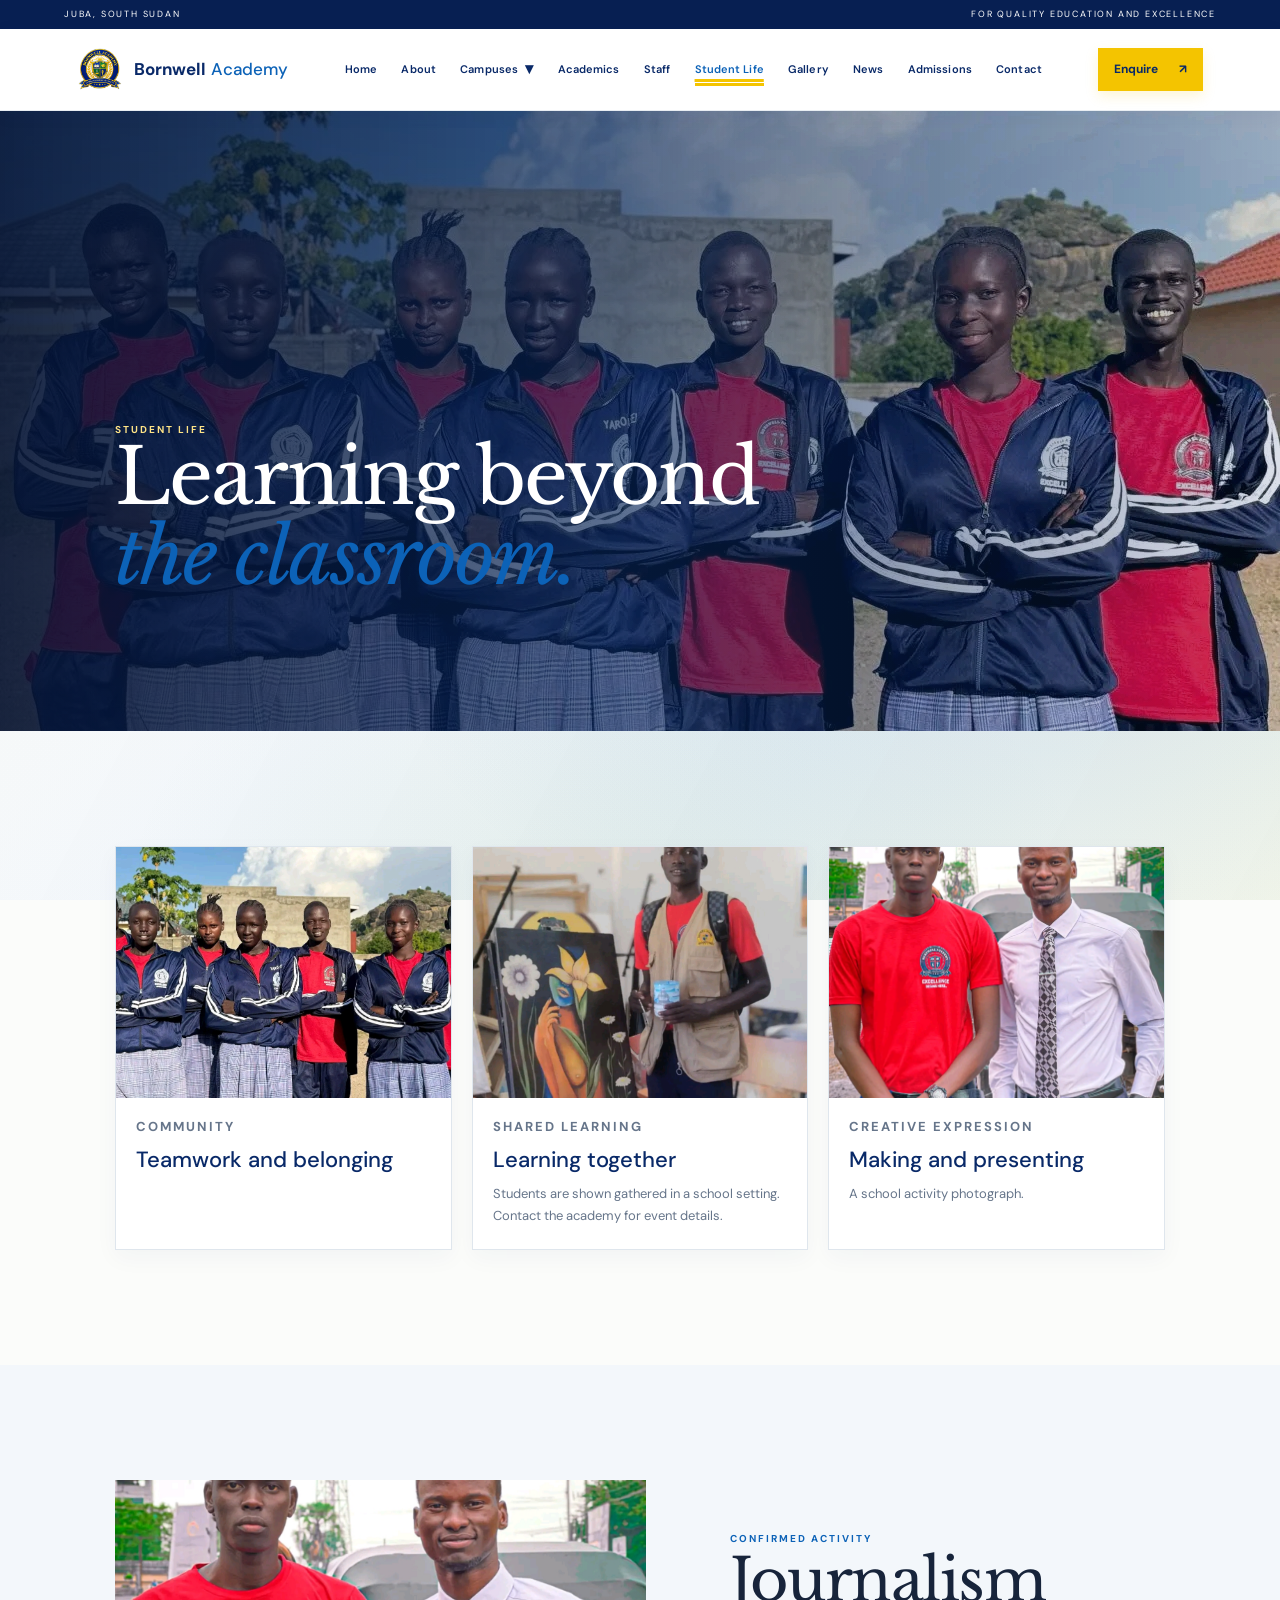
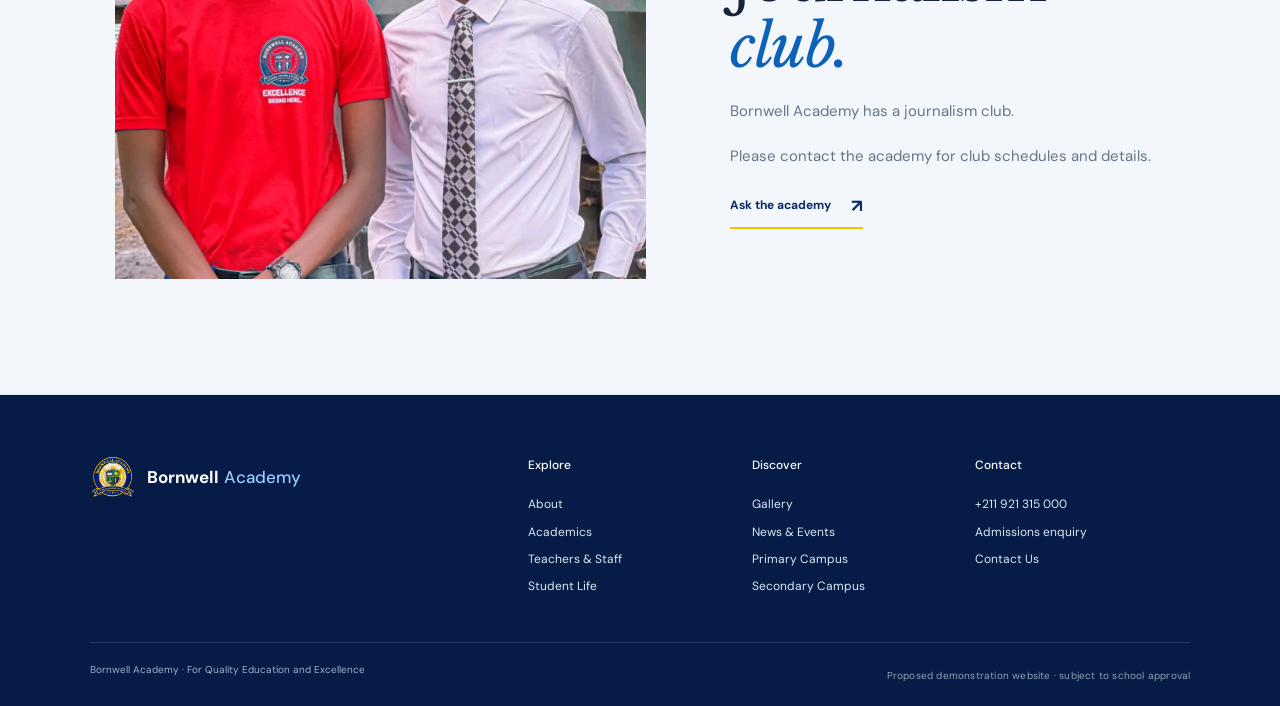
<file: student-life.html>
<!doctype html><html lang="en"><head><meta charset="utf-8"><meta name="viewport" content="width=device-width, initial-scale=1"><meta name="description" content="Student life, activities and journalism club at Bornwell Academy."><title>Student Life | Bornwell Academy</title><link rel="stylesheet" href="styles.css"></head><body><a class="skip" href="#main">Skip to content</a><div class="topbar"><span>JUBA, SOUTH SUDAN</span><span>FOR QUALITY EDUCATION AND EXCELLENCE</span></div><header class="site-header" id="header"><a class="brand" href="index.html" aria-label="Bornwell Academy home"><img src="assets/Bornwell Academy LOGO.png" alt="Bornwell Academy crest"><span>Bornwell <b>Academy</b></span></a><nav id="nav" aria-label="Main navigation"><a href="index.html">Home</a><a href="about.html">About</a><a href="campus-primary.html">Campuses</a><a href="academics.html">Academics</a><a href="staff.html">Staff</a><a href="student-life.html">Student Life</a><a href="gallery.html">Gallery</a><a href="news.html">News</a><a href="admissions.html">Admissions</a><a href="contact.html">Contact</a></nav><a class="nav-cta" href="admissions.html">Enquire <span>↗</span></a><button class="menu-toggle" aria-label="Open menu" aria-expanded="false" aria-controls="nav"><span></span><span></span></button></header><main id="main"><section class="hero page-hero" style="--focal:50% 35%"><img src="assets/1794308765791.jpg" alt="Bornwell Academy students in sports jackets gathered outdoors" fetchpriority="high"><div class="hero-overlay"></div><div class="hero-content"><p class="kicker">STUDENT LIFE</p><h1>Learning beyond<br><em>the classroom.</em></h1><p>Supplied photographs show teamwork, shared learning and creative expression. The listing also confirms a journalism club.</p></div></section><section class="section"><div class="page-card-grid"><article class="page-card"><img src="assets/1794308765791.jpg" alt="Bornwell Academy students in sports jackets gathered outdoors" loading="lazy"><div><p class="kicker">COMMUNITY</p><h3>Teamwork and belonging</h3><p>A visual description of a supplied student group photograph, without assigning an unverified programme.</p></div></article><article class="page-card"><img src="assets/1794308740331.jpg" alt="Bornwell Academy students seated in a lecture hall" loading="lazy"><div><p class="kicker">SHARED LEARNING</p><h3>Learning together</h3><p>Students are shown gathered in a school setting. Details of the event require confirmation.</p></div></article><article class="page-card"><img src="assets/1794308560752.jpg" alt="Bornwell Academy student presenting artwork at a school activity" loading="lazy"><div><p class="kicker">CREATIVE EXPRESSION</p><h3>Making and presenting</h3><p>A supplied activity photograph described by what is visible, not by an invented event name.</p></div></article></div></section><section class="section alt"><div class="content-grid"><img src="assets/1794308560752.jpg" alt="Creative school activity at Bornwell Academy" loading="lazy"><div class="content-copy"><p class="kicker blue">CONFIRMED ACTIVITY</p><h2>Journalism<br><em>club.</em></h2><p>The supplied SchoolAndCollegeListings information confirms that Bornwell Academy has a journalism club.</p><p>Meeting schedules, membership, outputs and campus location have not been supplied, so they are intentionally left open for confirmation.</p><a class="text-link" href="contact.html">Ask the academy <span>↗</span></a></div></div></section></main><footer><div class="footer-top"><a class="brand footer-brand" href="index.html"><img src="assets/Bornwell Academy LOGO.png" alt="Bornwell Academy crest"><span>Bornwell <b>Academy</b></span></a><div><h3>Explore</h3><a href="about.html">About</a><a href="academics.html">Academics</a><a href="staff.html">Teachers &amp; Staff</a><a href="student-life.html">Student Life</a></div><div><h3>Discover</h3><a href="gallery.html">Gallery</a><a href="news.html">News &amp; Events</a><a href="campus-primary.html">Primary Campus</a><a href="campus-secondary.html">Secondary Campus</a></div><div><h3>Contact</h3><p>+211 921 315 000</p><a href="admissions.html">Admissions enquiry</a><a href="contact.html">Contact Us</a></div></div><div class="footer-bottom"><span>Bornwell Academy · For Quality Education and Excellence</span><span>Local preview — not deployed</span></div></footer><script src="app.js"></script></body></html>
</file>
<file: styles.css>
@import url('https://fonts.googleapis.com/css2?family=DM+Sans:wght@400;500;600;700&family=Libre+Baskerville:ital@0;1&display=swap');
:root{--navy:#092968;--blue:#0c62b7;--yellow:#f4c400;--ink:#17243b;--muted:#60708a;--cream:#fffdf5;--pale:#f2f7fc;--line:#d9e1ec;--serif:'Libre Baskerville',Georgia,serif;--sans:'DM Sans',Arial,sans-serif}*{box-sizing:border-box}html{scroll-behavior:smooth;scroll-padding-top:88px}body{margin:0;background:var(--cream);color:var(--ink);font:15px/1.65 var(--sans)}a{color:inherit;text-decoration:none}button{font:inherit;border:0;background:none;color:inherit;cursor:pointer}img{display:block;max-width:100%}h1,h2,h3,p{margin:0}h1,h2,h3{font-weight:500}h1{font:clamp(46px,7vw,94px)/1.04 var(--serif);letter-spacing:-2px}h2{font:clamp(35px,4.6vw,68px)/1.12 var(--serif);letter-spacing:-1.5px}h3{font-size:22px}em{color:var(--blue);font-weight:400}.skip{position:fixed;left:15px;top:-60px;z-index:100;background:#fff;padding:10px 15px}.skip:focus{top:10px}.topbar{height:31px;padding:0 5%;display:flex;justify-content:space-between;align-items:center;background:var(--navy);color:#fff;font-size:9px;letter-spacing:1.6px}.site-header{height:88px;padding:0 5%;display:flex;align-items:center;gap:30px;background:#fff;position:sticky;top:0;z-index:20;box-shadow:0 2px 16px #09296812}.brand{display:flex;align-items:center;gap:10px;color:var(--navy);font-size:18px;font-weight:700;letter-spacing:.2px}.brand img{width:44px;height:44px;object-fit:contain}.brand b{color:var(--blue);font-weight:500}nav{margin-left:auto;display:flex;align-items:center;gap:24px}nav a{font-size:12px;font-weight:600;color:var(--navy)}nav a:hover{text-decoration:underline;text-decoration-color:var(--yellow);text-decoration-thickness:3px;text-underline-offset:6px}.nav-cta{padding:12px 17px;background:var(--yellow);color:var(--navy);font-weight:700;font-size:12px}.nav-cta span,.button span{margin-left:18px}.menu-toggle{display:none}.hero{height:min(700px,calc(100svh - 119px));min-height:570px;position:relative;overflow:hidden;color:#fff;background:var(--navy)}.hero>img{width:100%;height:100%;object-fit:cover;object-position:center 50%}.hero-overlay{position:absolute;inset:0;background:linear-gradient(90deg,#041334d9 0%,#062456a1 45%,#09296822 100%)}.hero-content{position:absolute;left:8%;top:50%;transform:translateY(-50%);max-width:650px}.hero .kicker{color:#ffe487}.hero-content>p:not(.kicker){max-width:520px;margin-top:23px;font-size:16px;color:#f8fbff}.hero-actions{display:flex;align-items:center;gap:28px;margin-top:30px}.button{display:inline-flex;align-items:center;padding:15px 20px;font-size:12px;font-weight:700}.light{background:#fff;color:var(--navy)}.light:hover{background:var(--yellow)}.light-link{color:#fff;border-bottom-color:#fff}.text-link{display:inline-flex;gap:20px;align-items:center;margin-top:20px;color:var(--navy);font-size:12px;font-weight:700;border-bottom:2px solid var(--yellow);padding-bottom:5px}.text-link span{font-size:18px}.hero-note{position:absolute;right:5%;bottom:25px;font-size:9px;letter-spacing:2px;color:#ffe487}.kicker{font-size:10px;letter-spacing:2px;font-weight:700}.blue{color:var(--blue)}.section{padding:100px 7%}.alt{background:var(--pale)}.section-head{display:flex;justify-content:space-between;gap:40px;align-items:end;margin-bottom:45px}.section-head h2{margin-top:14px}.section-lead{max-width:390px;color:var(--muted);font-size:14px}.feature-grid{display:grid;grid-template-columns:1.3fr .7fr;gap:7%;align-items:center}.feature-image{margin:0}.feature-image img{height:420px;width:100%;object-fit:cover;object-position:center}.feature-image figcaption,figure figcaption{font-size:10px;color:var(--muted);margin-top:9px}.feature-copy{max-width:400px;color:var(--muted)}.feature-copy p+p{margin-top:18px}.academic-grid{display:grid;grid-template-columns:1fr 1fr;gap:25px}.academic-card{background:#fff;display:grid;grid-template-columns:1fr 1fr;min-height:400px}.academic-card img{width:100%;height:100%;min-height:300px;object-fit:cover}.academic-card>div{padding:30px}.academic-card h3{margin:16px 0 10px}.academic-card p:not(.kicker){color:var(--muted);font-size:13px}.staff-grid{display:grid;grid-template-columns:repeat(4,1fr);gap:18px}.staff-grid article{background:#fff;padding-bottom:14px}.staff-grid img{width:100%;aspect-ratio:3/4;object-fit:cover}.staff-grid p{padding:10px 13px 0;color:var(--navy);font-weight:700;font-size:12px}.life-grid{display:grid;grid-template-columns:1.3fr .7fr .7fr;gap:18px}.life-grid figure{margin:0;background:#fff;padding-bottom:12px}.life-grid img{width:100%;height:285px;object-fit:cover}.life-grid .wide img{height:420px}.life-grid figcaption{padding:0 13px}.achievement-grid{display:grid;grid-template-columns:1.1fr .9fr .9fr;gap:20px}.achievement-grid article{background:var(--pale)}.achievement-grid img{width:100%;height:300px;object-fit:cover}.achievement-grid article:first-child img{object-position:center 25%}.achievement-grid div{padding:18px}.achievement-grid h3{margin-top:8px}.filters{display:flex;flex-wrap:wrap;gap:8px;margin-bottom:22px}.filters button{padding:9px 16px;border:1px solid var(--line);color:var(--navy);font-size:11px;font-weight:700}.filters button.active,.filters button:hover{background:var(--navy);color:#fff;border-color:var(--navy)}.gallery-grid{display:grid;grid-template-columns:repeat(4,1fr);gap:14px}.gallery-item{position:relative;overflow:hidden;background:var(--navy);text-align:left}.gallery-item img{width:100%;height:220px;object-fit:cover;transition:transform .35s}.gallery-item:hover img{transform:scale(1.05)}.gallery-item span{position:absolute;left:10px;bottom:10px;color:#fff;background:#092968d9;padding:5px 8px;font-size:10px}.reel{display:grid;grid-template-columns:.8fr 1.2fr;gap:8%;align-items:center;background:var(--navy);color:#fff}.reel h2{margin:14px 0 20px}.reel p:not(.kicker){max-width:420px;color:#dce8f7;font-size:13px}.reel-frame{aspect-ratio:16/10;background:#000}.reel-frame iframe{width:100%;height:100%;border:0}.contact{display:flex;justify-content:space-between;align-items:center;gap:30px}.contact>div>p:not(.kicker){color:var(--muted);max-width:440px;margin-top:18px}.blue-button{background:var(--navy);color:#fff}.blue-button:hover{background:var(--blue)}footer{background:#061b45;color:#dce8f7;padding:60px 7% 22px}.footer-top{display:grid;grid-template-columns:1.5fr .7fr .7fr .8fr;gap:35px}.footer-brand{color:#fff;align-self:start}.footer-brand b{color:#9ac8ff}.footer-top h3{color:#fff;font-size:12px;margin-bottom:12px}.footer-top>div:not(.footer-brand){display:flex;flex-direction:column;gap:7px;font-size:12px}.footer-top p{font-size:12px}.footer-top button{color:#ffe487;text-align:left;font-size:12px}.footer-bottom{display:flex;justify-content:space-between;border-top:1px solid #ffffff22;margin-top:45px;padding-top:18px;font-size:10px;color:#9eb1cd}.footer-bottom button{font-size:10px;color:#ffe487}.dialog-close{position:absolute;right:15px;top:8px;font-size:28px;color:var(--navy)}dialog{border:0;padding:42px;max-width:640px;width:calc(100% - 28px);background:var(--cream);color:var(--ink);box-shadow:0 20px 80px #0005}dialog::backdrop{background:#061b45b8;backdrop-filter:blur(4px)}dialog h2{margin:15px 0}dialog p{color:var(--muted);font-size:13px;margin:12px 0}.form-grid{display:grid;grid-template-columns:1fr 1fr;gap:15px}dialog label{display:block;font-size:11px;margin:12px 0 4px}dialog input,dialog select,dialog textarea{width:100%;padding:10px;border:1px solid var(--line);background:#fff;font:13px var(--sans)}dialog textarea{min-height:90px;resize:vertical}.form-message{margin-top:18px;padding:12px;border-left:3px solid var(--yellow)}.gallery-image{width:100%;max-height:390px;object-fit:contain;background:#061b45}.no-scroll{overflow:hidden}@media(max-width:1050px){nav{gap:14px}.site-header{gap:18px}.staff-grid{grid-template-columns:repeat(2,1fr)}.gallery-grid{grid-template-columns:repeat(3,1fr)}}@media(max-width:760px){.topbar{font-size:7px;letter-spacing:.9px}.site-header{height:76px;padding:0 22px}.brand{font-size:15px}.brand img{width:38px;height:38px}.nav-cta{display:none}.menu-toggle{display:flex;flex-direction:column;gap:6px;margin-left:auto;width:38px;height:38px;justify-content:center}.menu-toggle span{height:2px;width:23px;background:var(--navy);transition:.25s}.menu-toggle[aria-expanded=true] span:first-child{transform:translateY(4px) rotate(45deg)}.menu-toggle[aria-expanded=true] span:last-child{transform:translateY(-4px) rotate(-45deg)}nav{position:absolute;top:76px;left:0;right:0;display:none;flex-direction:column;align-items:stretch;gap:0;padding:12px 22px 18px;background:#fff;border-top:1px solid var(--line)}nav.open{display:flex}nav a{padding:11px 0;font-size:14px}.hero{height:650px;min-height:0}.hero>img{object-position:60% center}.hero-content{left:25px;right:20px;top:49%}.hero-content>p:not(.kicker){font-size:13px}.hero-actions{flex-wrap:wrap;gap:18px}.hero-note{font-size:7px;right:25px}.section{padding:64px 25px}.section-head{display:block;margin-bottom:30px}.section-lead{margin-top:22px}.feature-grid,.academic-grid,.reel{grid-template-columns:1fr;gap:28px}.feature-image img{height:300px}.academic-card{grid-template-columns:1fr;min-height:0}.academic-card img{height:300px;min-height:0}.staff-grid{grid-template-columns:1fr 1fr}.staff-grid img{aspect-ratio:1/1.2}.life-grid,.achievement-grid{grid-template-columns:1fr}.life-grid .wide img,.life-grid img{height:280px}.achievement-grid img{height:280px}.gallery-grid{grid-template-columns:1fr 1fr;gap:10px}.gallery-item img{height:180px}.contact{display:block}.contact .button{margin-top:25px}.footer-top{grid-template-columns:1fr 1fr}.footer-brand{grid-column:1/-1}.footer-bottom{display:flex;flex-direction:column;gap:10px}.form-grid{grid-template-columns:1fr;gap:0}dialog{padding:35px 22px}}
@media(prefers-reduced-motion:reduce){html{scroll-behavior:auto}.gallery-item img{transition:none}}
.hero-video{position:absolute;inset:0;z-index:0;overflow:hidden;background:var(--navy);pointer-events:none}.hero-video>div{position:absolute;inset:0}.hero-video iframe{position:absolute;top:50%;left:50%;width:100vw;height:56.25vw;min-width:177.78vh;min-height:100%;transform:translate(-50%,-50%);border:0;pointer-events:none}.hero-video-toggle{position:absolute;right:5%;bottom:52px;z-index:2;pointer-events:auto;padding:8px 12px;border:1px solid #ffffff88;background:#061b4599;color:#fff;font-size:10px;font-weight:700;opacity:.82;transition:background-color .25s ease,opacity .25s ease}.hero-video-toggle:hover,.hero-video-toggle:focus-visible{background:var(--navy);opacity:1}.hero-video~.hero-overlay{z-index:1}.hero-video~.hero-content,.hero-video~.hero-note{z-index:2}@media(max-width:760px){.hero-video iframe{width:177.78vh;height:100vh}.hero-video-toggle{right:25px;bottom:52px;font-size:9px}}@media(prefers-reduced-motion:reduce){.hero-video{display:none}}
.campus-cards{display:grid;grid-template-columns:1fr 1fr;gap:24px}.campus-card{display:grid;grid-template-columns:1fr 1fr;background:#fff;overflow:hidden;transition:transform .25s,box-shadow .25s}.campus-card:hover{transform:translateY(-5px);box-shadow:0 14px 30px #09296818}.campus-card img{width:100%;height:100%;min-height:360px;object-fit:cover}.campus-card>div{padding:28px}.campus-card h3{font:30px var(--serif);color:var(--navy);margin:14px 0}.campus-card p:not(.kicker){color:var(--muted);font-size:13px}.motto-callout{font:21px/1.35 var(--serif);color:var(--navy);border-left:4px solid var(--yellow);padding-left:17px;margin-top:24px}.motto-callout small{display:block;font:10px var(--sans);color:var(--muted);margin-top:7px}.nursery-note,.club-note{margin-top:30px;padding:22px 24px;background:#fff;border-left:4px solid var(--yellow);color:var(--muted);font-size:13px}.founder{background:var(--navy);color:#fff}.founder-inner{max-width:680px;margin:auto;text-align:center}.founder h2{margin:15px 0;color:#fff}.founder p:last-child{color:#dce8f7;font-size:14px}.news-card{display:grid;grid-template-columns:1fr .9fr;gap:30px;align-items:center;background:var(--pale);padding:25px;margin-bottom:22px}.news-card h3{font:28px/1.25 var(--serif);color:var(--navy);margin:13px 0}.news-card p:not(.kicker){color:var(--muted);font-size:14px}.news-card img{width:100%;height:260px;object-fit:cover}.videos{background:#fff}.video-filters{margin-bottom:28px}.video-grid{display:grid;grid-template-columns:repeat(4,1fr);gap:18px}.video-card{background:var(--pale);overflow:hidden}.video-preview{aspect-ratio:9/14;background:linear-gradient(145deg,#092968,#0c62b7);display:grid;place-items:center}.video-load{border:1px solid #ffffffaa;color:#fff;padding:12px 17px;font-size:11px;font-weight:700}.video-load:hover{background:#ffffff22}.video-preview iframe{width:100%;height:100%;border:0}.video-card>div:last-child{padding:16px}.video-card h3{font-size:18px;line-height:1.25;color:var(--navy);margin:8px 0 12px}.video-card a{font-size:11px;color:var(--blue);font-weight:700}.subtle-note{font-size:11px!important;color:var(--muted)!important;margin-top:10px}@media(max-width:1050px){.video-grid{grid-template-columns:repeat(3,1fr)}}@media(max-width:760px){.campus-cards,.news-card{grid-template-columns:1fr}.campus-card{grid-template-columns:1fr}.campus-card img{height:260px;min-height:0}.campus-card>div{padding:23px}.campus-card h3{font-size:27px}.news-card img{height:260px}.video-grid{grid-template-columns:1fr 1fr}.video-card h3{font-size:15px}}@media(max-width:430px){.video-grid{grid-template-columns:1fr}}
.page-hero{min-height:440px;height:54vh;max-height:620px}.page-hero>img{object-position:var(--focal,center)}.page-hero .hero-content{max-width:700px}.page-hero .hero-content h1{font-size:clamp(44px,6vw,80px)}.page-body{max-width:1180px;margin:auto}.content-grid{display:grid;grid-template-columns:1.1fr .9fr;gap:7%;align-items:center}.content-grid.reverse{grid-template-columns:.9fr 1.1fr}.content-grid img{width:100%;aspect-ratio:4/3;object-fit:cover;object-position:var(--focal,center)}.content-copy{color:var(--muted);font-size:15px}.content-copy p+p{margin-top:18px}.content-copy h2{color:var(--ink);margin-bottom:22px}.page-card-grid{display:grid;grid-template-columns:repeat(3,1fr);gap:20px}.page-card{background:#fff;padding:0 0 25px}.page-card img{width:100%;aspect-ratio:4/3;object-fit:cover;object-position:var(--focal,center)}.page-card div{padding:20px 21px 0}.page-card h3{color:var(--navy);margin:8px 0}.page-card p{color:var(--muted);font-size:13px}.page-card-grid.two{grid-template-columns:repeat(2,1fr)}.staff-page-grid{display:grid;grid-template-columns:repeat(4,1fr);gap:18px}.staff-page-card{background:#fff}.staff-page-card img{width:100%;aspect-ratio:3/4;object-fit:cover;object-position:var(--focal,center)}.staff-page-card div{padding:14px}.staff-page-card h3{font-size:17px;color:var(--navy)}.staff-page-card p{font-size:12px;color:var(--muted);margin-top:4px}.timeline{display:grid;gap:18px}.timeline article{display:grid;grid-template-columns:170px 1fr;gap:24px;padding:25px;background:#fff;border-left:4px solid var(--yellow)}.timeline time{font-size:11px;letter-spacing:1px;font-weight:700;color:var(--blue)}.timeline h3{color:var(--navy);margin-bottom:8px}.timeline p{color:var(--muted);font-size:14px}.form-page{max-width:760px;margin:auto;background:#fff;padding:32px}.form-page label{display:block;font-size:12px;font-weight:700;color:var(--navy);margin:14px 0 5px}.form-page input,.form-page select,.form-page textarea{width:100%;padding:12px;border:1px solid var(--line);font:14px var(--sans)}.form-page textarea{min-height:130px}.contact-list{display:grid;gap:14px;margin-top:25px}.contact-item{padding:18px 20px;background:#fff;border-left:4px solid var(--yellow)}.contact-item strong{display:block;color:var(--navy);font-size:12px}.contact-item span,.contact-item a{color:var(--muted);font-size:14px}.page-footer-cta{background:var(--navy);color:#fff;text-align:center;padding:78px 7%}.page-footer-cta h2{color:#fff;margin:12px auto 18px;max-width:650px}.page-footer-cta p{color:#dce8f7;max-width:620px;margin:auto}nav a.active{color:var(--blue);text-decoration:underline;text-decoration-color:var(--yellow);text-decoration-thickness:3px;text-underline-offset:6px}@media(max-width:1050px){.staff-page-grid{grid-template-columns:repeat(2,1fr)}}@media(max-width:760px){.page-hero{height:560px;min-height:0}.content-grid,.content-grid.reverse,.page-card-grid,.page-card-grid.two{grid-template-columns:1fr;gap:30px}.staff-page-grid{grid-template-columns:1fr 1fr}.timeline article{grid-template-columns:1fr;gap:8px}.form-page{padding:22px 18px}}@media(max-width:430px){.staff-page-grid{grid-template-columns:1fr}.page-hero .hero-content h1{font-size:44px}}
@media(max-width:900px) and (min-width:761px){.site-header{position:sticky}.nav-cta{display:none}.menu-toggle{display:flex;flex-direction:column;gap:6px;margin-left:auto;width:38px;height:38px;justify-content:center}.menu-toggle span{height:2px;width:23px;background:var(--navy)}nav{position:absolute;top:88px;left:0;right:0;display:none;flex-direction:column;align-items:stretch;gap:0;padding:12px 5% 18px;background:#fff;border-top:1px solid var(--line)}nav.open{display:flex}nav a{padding:11px 0;font-size:14px}}
.site-header{transition:height .35s cubic-bezier(.22,1,.36,1),padding .35s cubic-bezier(.22,1,.36,1),box-shadow .35s ease,background-color .35s ease}.site-header.scrolled{height:76px;background:#fffffffa;box-shadow:0 8px 28px #09296818}.site-header.scrolled .brand img{width:38px;height:38px}nav a{position:relative;transition:color .25s ease}nav a::after{content:"";position:absolute;left:0;right:100%;bottom:-7px;height:3px;background:var(--yellow);transition:right .3s cubic-bezier(.22,1,.36,1)}nav a:hover::after,nav a.active::after{right:0}.menu-toggle span{transition:transform .3s cubic-bezier(.22,1,.36,1),opacity .2s ease}.hero>img{animation:heroKenBurns 18s ease-in-out infinite alternate;transform-origin:var(--focal,center)}.page-hero .hero-overlay{animation:overlayIn 1.1s ease both}.hero-content{animation:heroContentIn .85s cubic-bezier(.22,1,.36,1) .12s both}.hero-content>p:not(.kicker){animation:revealUp .7s cubic-bezier(.22,1,.36,1) .34s both}.hero-actions{animation:revealUp .7s cubic-bezier(.22,1,.36,1) .48s both}.hero-note{animation:revealUp .7s cubic-bezier(.22,1,.36,1) .62s both}.motion-ready .reveal{opacity:0;transform:translateY(22px);transition:opacity .7s ease,transform .7s cubic-bezier(.22,1,.36,1)}.motion-ready .reveal.is-visible{opacity:1;transform:none}.motion-ready .stagger>*{transition-delay:calc(var(--i,0) * 90ms)}.campus-card,.page-card,.staff-page-card,.gallery-item,.video-card,.news-card{transition:transform .35s cubic-bezier(.22,1,.36,1),box-shadow .35s ease,opacity .35s ease}.campus-card:hover,.page-card:hover,.staff-page-card:hover,.video-card:hover{transform:translateY(-6px);box-shadow:0 16px 34px #0929681c}.gallery-item:hover{box-shadow:0 12px 26px #09296825}.gallery-item img,.page-card img,.staff-page-card img{transition:transform .8s cubic-bezier(.22,1,.36,1),opacity .45s ease}.gallery-item:hover img,.page-card:hover img{transform:scale(1.035)}.filters button{transition:background-color .25s ease,color .25s ease,border-color .25s ease,transform .2s ease}.filters button:active,.button:active,.nav-cta:active{transform:translateY(1px)}.button,.nav-cta{transition:background-color .25s ease,color .25s ease,transform .2s ease,box-shadow .25s ease}.button:focus-visible,.nav-cta:focus-visible,.menu-toggle:focus-visible,nav a:focus-visible,.filters button:focus-visible,.gallery-item:focus-visible,.video-load:focus-visible{outline:3px solid #f4c400;outline-offset:4px}.form-page input:focus,.form-page select:focus,.form-page textarea:focus,dialog input:focus,dialog select:focus,dialog textarea:focus{outline:3px solid #9ac8ff;outline-offset:1px;border-color:var(--blue)}footer{position:relative;overflow:hidden}.motion-ready footer{animation:footerReveal .9s ease both}.form-message{animation:revealUp .45s ease both}@keyframes heroKenBurns{from{transform:scale(1)}to{transform:scale(1.045) translate3d(-.5%, -1%,0)}}@keyframes overlayIn{from{opacity:.35}to{opacity:1}}@keyframes heroContentIn{from{opacity:0;transform:translateY(28px)}to{opacity:1;transform:none}}@keyframes revealUp{from{opacity:0;transform:translateY(16px)}to{opacity:1;transform:none}}@keyframes footerReveal{from{opacity:.35;transform:translateY(12px)}to{opacity:1;transform:none}}@media(max-width:760px){.hero>img{animation-duration:24s}.site-header.scrolled{height:70px}.site-header.scrolled+main{scroll-margin-top:70px}}@media(prefers-reduced-motion:reduce){.site-header,.site-header.scrolled,.site-header.scrolled .brand img,nav a,nav a::after,.menu-toggle span,.hero>img,.page-hero .hero-overlay,.hero-content,.hero-content>p:not(.kicker),.hero-actions,.hero-note,.campus-card,.page-card,.staff-page-card,.gallery-item,.video-card,.news-card,.gallery-item img,.page-card img,.staff-page-card img,.filters button,.button,.nav-cta,footer,.form-message{animation:none!important;transition:none!important}.motion-ready .reveal{opacity:1!important;transform:none!important}.motion-ready .stagger>*{transition-delay:0!important}}
.home-page .hero>img{display:none}.hero-slideshow{position:absolute;inset:0;z-index:0;overflow:hidden;background:var(--navy)}.hero-slide{position:absolute;inset:0;opacity:0;visibility:hidden;transition:opacity 1.1s cubic-bezier(.22,1,.36,1),visibility 1.1s;isolation:isolate}.hero-slide.is-active{opacity:1;visibility:visible;z-index:1}.hero-slide>img{width:100%;height:100%;object-fit:cover;object-position:var(--focal,center);transform:scale(1.02);transition:transform 7s cubic-bezier(.22,1,.36,1)}.hero-slide.is-active>img{transform:scale(1.06)}.hero-video-frame{position:absolute;inset:0;z-index:1;overflow:hidden;background:transparent}.hero-video-frame iframe{position:absolute;top:50%;left:50%;width:100vw;height:56.25vw;min-width:177.78vh;min-height:100%;transform:translate(-50%,-50%);border:0;pointer-events:none}.hero-slideshow-controls{position:absolute;right:5%;bottom:22px;z-index:4;display:flex;align-items:center;gap:8px}.hero-slide-arrow,.hero-slide-toggle,.hero-slide-dot{color:#fff;background:#061b45b8;border:1px solid #ffffff80}.hero-slide-arrow{width:34px;height:34px;font-size:25px;line-height:1}.hero-slide-toggle{padding:8px 11px;font-size:10px;font-weight:700}.hero-slide-dots{display:flex;gap:6px;align-items:center}.hero-slide-dot{width:8px;height:8px;padding:0;border-radius:50%;opacity:.7}.hero-slide-dot.is-active{background:var(--yellow);border-color:var(--yellow);opacity:1;transform:scale(1.25)}.hero-slide-arrow:hover,.hero-slide-toggle:hover,.hero-slide-arrow:focus-visible,.hero-slide-toggle:focus-visible,.hero-slide-dot:focus-visible{background:var(--navy);outline:2px solid var(--yellow);outline-offset:2px}.hero-slideshow~.hero-overlay{z-index:2}.hero-slideshow~.hero-content,.hero-slideshow~.hero-note{z-index:3}.hero-slideshow[tabindex]:focus-visible{outline:3px solid var(--yellow);outline-offset:-6px}.hero-video-frame[hidden]{display:none}@media(max-width:760px){.hero-slideshow-controls{left:25px;right:25px;bottom:20px;justify-content:space-between}.hero-slide-arrow{width:32px;height:32px}.hero-slide-toggle{padding:7px 9px}.hero-slide-dots{gap:5px}.hero-video-frame iframe{width:177.78vh;height:100vh}}@media(prefers-reduced-motion:reduce){.hero-slide,.hero-slide>img{transition:none!important}.hero-slide.is-active>img{transform:scale(1.02)}.hero-video-frame{display:none}}
.site-header{padding-inline:clamp(22px,5vw,72px);gap:clamp(12px,2vw,30px)}.brand{flex:0 0 auto;white-space:nowrap}.site-header nav{flex:1 1 auto;min-width:0;justify-content:center;gap:clamp(10px,1.6vw,24px)}.site-header nav a{white-space:nowrap}.nav-cta{flex:0 0 auto;white-space:nowrap}@media(max-width:1080px) and (min-width:901px){.site-header{gap:12px;padding-inline:28px}.site-header nav{gap:10px}.site-header nav a{font-size:11px}.nav-cta{padding:10px 12px}.nav-cta span{margin-left:8px}}.video-preview{position:relative;overflow:hidden}.video-poster{position:absolute;inset:0;width:100%;height:100%;object-fit:cover;object-position:center;opacity:.82;transition:transform .7s ease,opacity .35s ease}.video-preview:hover .video-poster{transform:scale(1.04);opacity:.95}.video-preview .video-load{position:relative;z-index:1;background:#061b45d9;box-shadow:0 8px 20px #0004}.video-preview iframe{position:relative;z-index:2}@media(prefers-reduced-motion:reduce){.video-poster,.video-preview:hover .video-poster{transition:none;transform:none}}
/* Global branded background: subtle, continuous movement behind page content. */
html{background:var(--cream)}
body{background:transparent;position:relative;isolation:isolate}
body::before,body::after{content:"";position:fixed;inset:0;pointer-events:none;z-index:-1}
body::before{background:radial-gradient(42% 38% at 12% 16%,rgba(244,196,0,.14),transparent 72%),radial-gradient(46% 42% at 88% 42%,rgba(12,98,183,.13),transparent 74%),radial-gradient(38% 36% at 48% 100%,rgba(63,139,86,.08),transparent 74%),linear-gradient(135deg,#fffdf5 0%,#f6f9fc 48%,#f8fbf4 100%);background-size:145% 145%,155% 155%,135% 135%,100% 100%;background-position:0% 0%,100% 0%,50% 100%,center;animation:bornwellBackgroundDrift 34s ease-in-out infinite alternate}
body::after{background:linear-gradient(118deg,transparent 0%,rgba(12,98,183,.035) 38%,rgba(244,196,0,.05) 62%,transparent 100%);background-size:180% 180%;animation:bornwellBackgroundSheen 46s ease-in-out infinite alternate;opacity:.9}
@keyframes bornwellBackgroundDrift{0%{background-position:0% 0%,100% 0%,50% 100%,center}50%{background-position:18% 12%,82% 22%,40% 86%,center}100%{background-position:6% 24%,94% 8%,62% 100%,center}}
@keyframes bornwellBackgroundSheen{0%{background-position:0% 50%}100%{background-position:100% 50%}}
@media(max-width:760px){body::before{animation-duration:48s}body::after{animation-duration:60s}}
@media(prefers-reduced-motion:reduce){body::before,body::after{animation:none}body::before{background-position:center;background-size:100% 100%}}
.video-preview{background:#fff;border:1px solid var(--line)}
.video-preview .video-poster{display:none}
.video-preview .video-load{background:var(--navy);border-color:var(--navy);box-shadow:none}
.video-preview .video-load:hover,.video-preview .video-load:focus-visible{background:var(--blue)}
.campus-menu{position:relative;display:flex;align-items:center}
.campus-trigger{display:inline-flex;align-items:center;gap:7px;padding:0;color:var(--navy);font-size:12px;font-weight:600;white-space:nowrap;position:relative}
.campus-trigger:hover,.campus-trigger:focus-visible,.campus-trigger.active{color:var(--blue)}
.campus-trigger:focus-visible{outline:3px solid var(--yellow);outline-offset:4px}
.campus-chevron{font-size:16px;line-height:1;transform:translateY(-1px);transition:transform .3s cubic-bezier(.22,1,.36,1)}
.campus-menu.is-open .campus-chevron{transform:rotate(180deg) translateY(1px)}
.campus-menu-panel{position:absolute;top:calc(100% + 14px);left:50%;min-width:220px;padding:8px;background:#fff;border:1px solid var(--line);box-shadow:0 16px 34px #09296822;opacity:0;visibility:hidden;pointer-events:none;transform:translate(-50%,-8px);transition:opacity .25s ease,transform .3s cubic-bezier(.22,1,.36,1),visibility .25s;z-index:50}
.campus-menu-panel::before{content:"";position:absolute;top:-7px;left:50%;width:12px;height:12px;background:#fff;border-left:1px solid var(--line);border-top:1px solid var(--line);transform:translateX(-50%) rotate(45deg)}
.campus-menu.is-open .campus-menu-panel{opacity:1;visibility:visible;pointer-events:auto;transform:translate(-50%,0)}
.campus-menu-panel a{display:block!important;padding:11px 14px;color:var(--navy);font-size:12px;font-weight:600;white-space:nowrap;transition:background-color .2s ease,color .2s ease}
.campus-menu-panel a:hover,.campus-menu-panel a:focus-visible{background:#f2f7fc;color:var(--blue);text-decoration:none}
.campus-menu-panel a:focus-visible{outline:3px solid var(--yellow);outline-offset:-2px}
@media(max-width:900px){.campus-menu{display:block;width:100%}.campus-trigger{width:100%;justify-content:space-between;padding:11px 0;font-size:14px}.campus-menu-panel{position:static;min-width:0;padding:0 0 0 16px;border:0;box-shadow:none;transform:none;max-height:0;overflow:hidden;transition:max-height .3s ease,opacity .25s ease,visibility .25s}.campus-menu-panel::before{display:none}.campus-menu.is-open .campus-menu-panel{max-height:120px;opacity:1;visibility:visible;transform:none}.campus-menu-panel a{padding:10px 0;font-size:14px}}
@media(prefers-reduced-motion:reduce){.campus-chevron,.campus-menu-panel{transition:none}}
@media(max-width:760px){.site-header{position:sticky}.nav-cta{display:none}.menu-toggle{display:flex;flex-direction:column;gap:6px;margin-left:auto;width:38px;height:38px;justify-content:center}.menu-toggle span{height:2px;width:23px;background:var(--navy)}.site-header nav{position:absolute;top:88px;left:0;right:0;display:none;flex-direction:column;align-items:stretch;gap:0;padding:12px 5% 18px;background:#fff;border-top:1px solid var(--line);box-shadow:0 12px 24px #09296814}.site-header nav.open{display:flex}.site-header nav>a{padding:11px 0;font-size:14px}.site-header nav .campus-menu{order:0}}
@media(max-width:900px){.site-header nav.open .campus-menu.is-open>.campus-menu-panel{max-height:120px;opacity:1;visibility:visible;pointer-events:auto;transform:none}}
/* Final visual polish: editorial spacing, quieter surfaces, and a more intentional school identity. */
:root{--cream:#fbfcfa;--pale:#f3f7fb;--line:#d8e1ea;--ink:#17243b;--muted:#66758a}
body{font-size:15px;line-height:1.7;background:transparent}
.topbar{height:29px;background:#071f52;letter-spacing:1.8px}
.site-header{height:82px;padding-inline:clamp(24px,6vw,88px);gap:clamp(18px,3vw,42px);border-bottom:1px solid #e8edf2;box-shadow:0 4px 18px #0929680d}
.site-header.scrolled{height:74px;box-shadow:0 8px 24px #09296814}
.brand{gap:11px;font-size:17px;letter-spacing:.1px}.brand img{width:46px;height:46px}.site-header.scrolled .brand img{width:40px;height:40px}
.site-header nav{gap:clamp(12px,1.9vw,28px)}
nav a,.campus-trigger{font-size:11px;letter-spacing:.1px}
.nav-cta{padding:11px 16px;box-shadow:0 5px 12px #f4c4002b}
.hero{height:min(680px,calc(100svh - 111px));min-height:560px}
.hero-overlay{background:linear-gradient(90deg,#041334e8 0%,#062456a8 48%,#09296826 100%)}
.hero-content{left:clamp(7%,9vw,12%);max-width:620px}.hero-content>p:not(.kicker){max-width:500px;color:#f3f7fd;font-size:15px;line-height:1.75}
.hero-actions{gap:22px;margin-top:27px}.button{padding:14px 18px}.hero-note{right:clamp(5%,9vw,12%);bottom:24px}
.section{padding:clamp(76px,9vw,118px) clamp(7%,9vw,12%)}
.section-head{margin-bottom:38px}.section-lead{line-height:1.75}
.campus-cards{gap:20px}.campus-card,.academic-card,.page-card,.staff-page-card,.news-card,.timeline article,.form-page,.contact-item{border:1px solid #dfe6ed;box-shadow:0 8px 22px #0929680a}
.campus-card{grid-template-columns:1.08fr .92fr}.campus-card img{min-height:340px}.campus-card>div{padding:30px}.campus-card h3{font-size:28px;line-height:1.2}.campus-card p:not(.kicker){line-height:1.7}
.feature-image img{height:450px}.feature-image figcaption,figure figcaption{letter-spacing:.2px}
.academic-card{min-height:380px}.academic-card>div{padding:32px}.academic-card h3{line-height:1.25}
.page-hero{min-height:450px}.page-hero .hero-content{max-width:650px}
.page-body{max-width:1160px}.content-grid{gap:8%}.content-copy{line-height:1.8}.content-copy h2{margin-bottom:18px}
.page-card-grid,.staff-page-grid{gap:20px}.page-card{padding-bottom:22px}.page-card div{padding:18px 20px 0}.page-card h3{line-height:1.3}.staff-page-card div{padding:15px 16px}.staff-page-card h3{line-height:1.3}
.news-card{padding:24px}.news-card h3{line-height:1.2}.timeline article{padding:24px;border-left:3px solid var(--yellow)}
.gallery-grid{gap:12px}.gallery-item{border:1px solid #dfe6ed}.gallery-item span{letter-spacing:.2px}
.videos{background:#fff;border-top:1px solid #e6edf3;border-bottom:1px solid #e6edf3}.video-grid{gap:16px}.video-card{border:1px solid #dfe6ed}.video-card>div:last-child{padding:15px}.video-preview{background:#f7f9fb}
.page-footer-cta{padding:72px 8%}.page-footer-cta p{line-height:1.75}
footer{border-top:1px solid #e2e8ef}footer a{transition:color .2s ease}footer a:hover{color:var(--yellow)}
.demo-note{display:block;margin-top:6px;color:#91a1b5;font-size:10px;letter-spacing:.2px}
.form-page{padding:34px}.form-page input,.form-page select,.form-page textarea{border-radius:0;background:#fff}.form-page input::placeholder,.form-page textarea::placeholder{color:#8794a4}
.hero-slideshow-controls{right:clamp(5%,9vw,12%);bottom:24px}.hero-slide-arrow,.hero-slide-toggle,.hero-slide-dot{background:#061b45c9;backdrop-filter:none}
@media(max-width:1080px) and (min-width:901px){.site-header{padding-inline:28px}.site-header nav{gap:10px}}
@media(max-width:760px){.site-header{height:78px;padding-inline:20px}.site-header.scrolled{height:70px}.brand{font-size:15px}.brand img{width:42px;height:42px}.hero{height:600px;min-height:0}.hero-overlay{background:linear-gradient(180deg,#041334b0 0%,#041334b8 58%,#041334e8 100%)}.hero-content{left:7%;right:7%;max-width:none}.hero-content>p:not(.kicker){font-size:14px}.section{padding:70px 7%}.section-head{display:block;margin-bottom:30px}.section-lead{margin-top:18px}.feature-image img{height:320px}.page-hero{height:540px}.page-hero .hero-content h1{font-size:clamp(42px,12vw,58px)}.academic-card{grid-template-columns:1fr}.academic-card img{min-height:240px;height:240px}.campus-card img{height:250px}.page-footer-cta{padding:60px 7%}.form-page{padding:24px 18px}.hero-slideshow-controls{left:7%;right:7%;bottom:20px}}
@media(prefers-reduced-motion:reduce){.hero-slideshow-controls{backdrop-filter:none}.campus-card,.page-card,.staff-page-card,.news-card,.video-card{box-shadow:none}}
</file>
